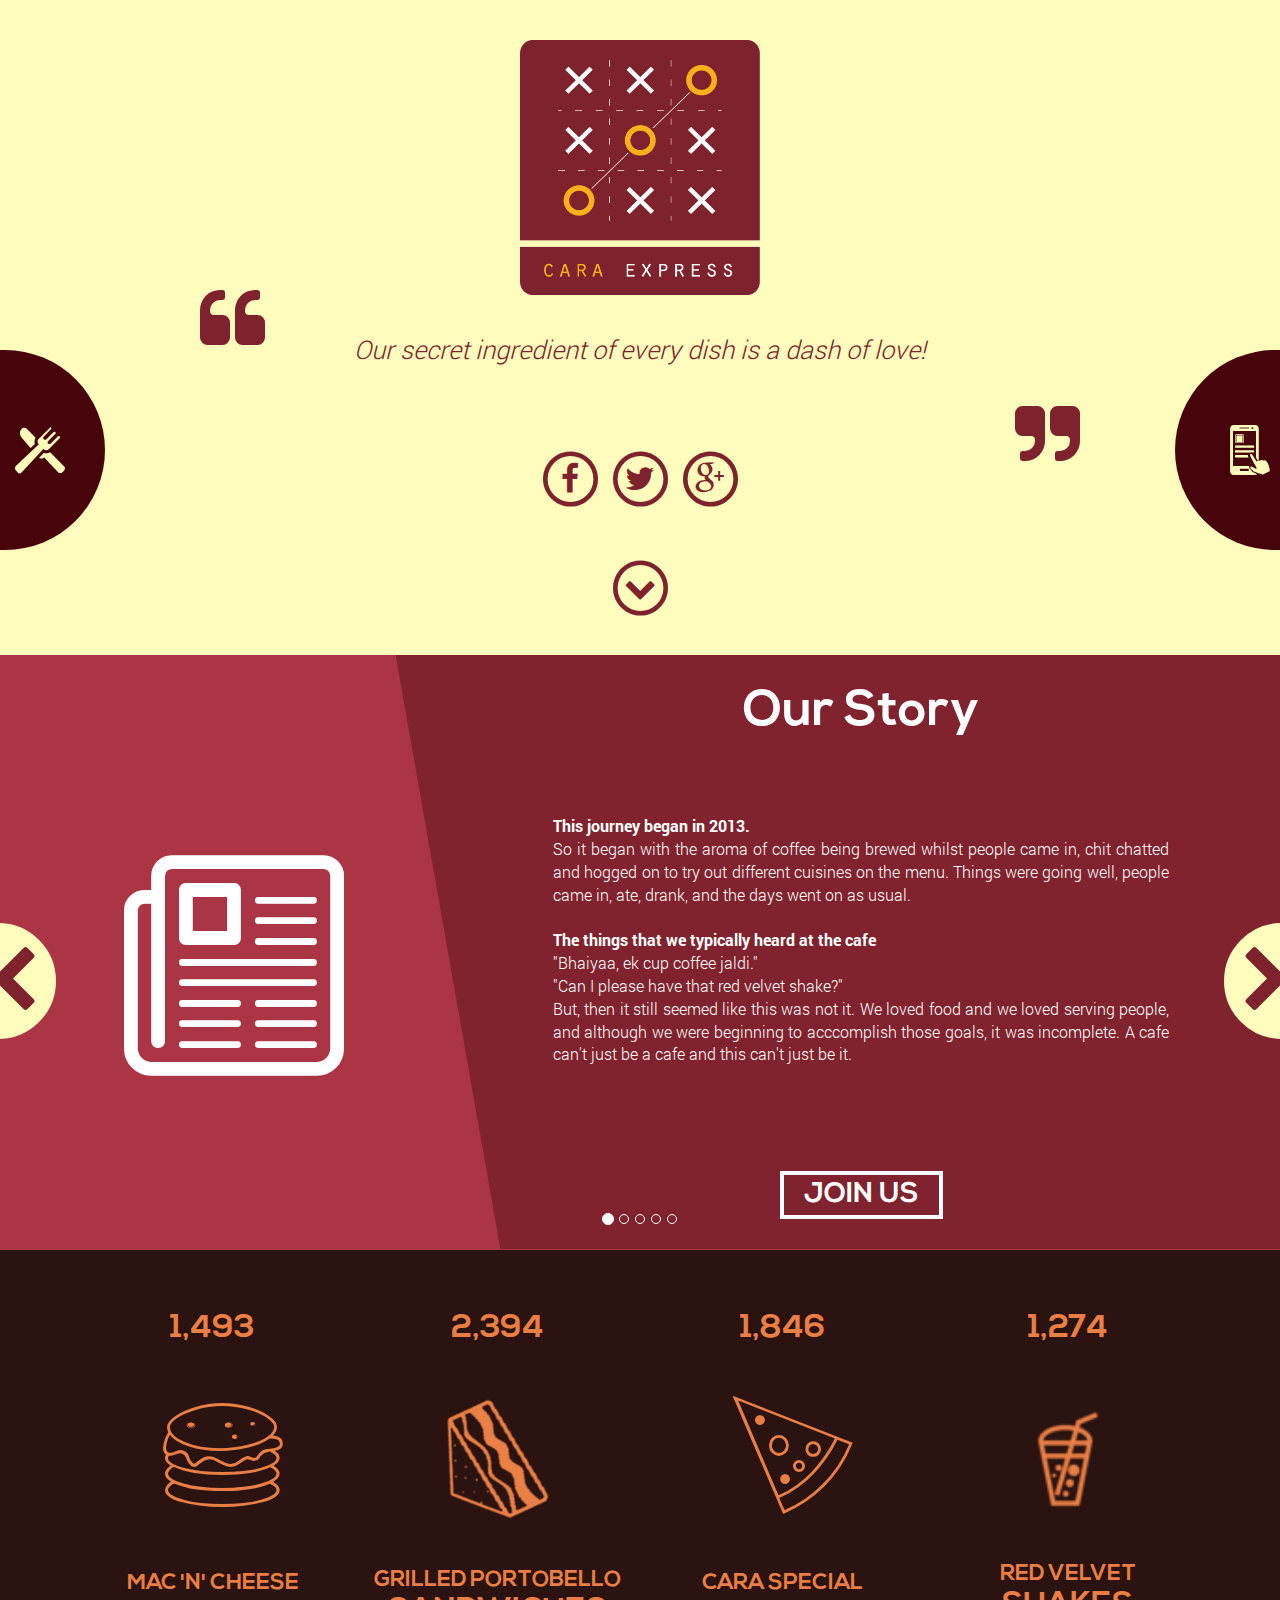
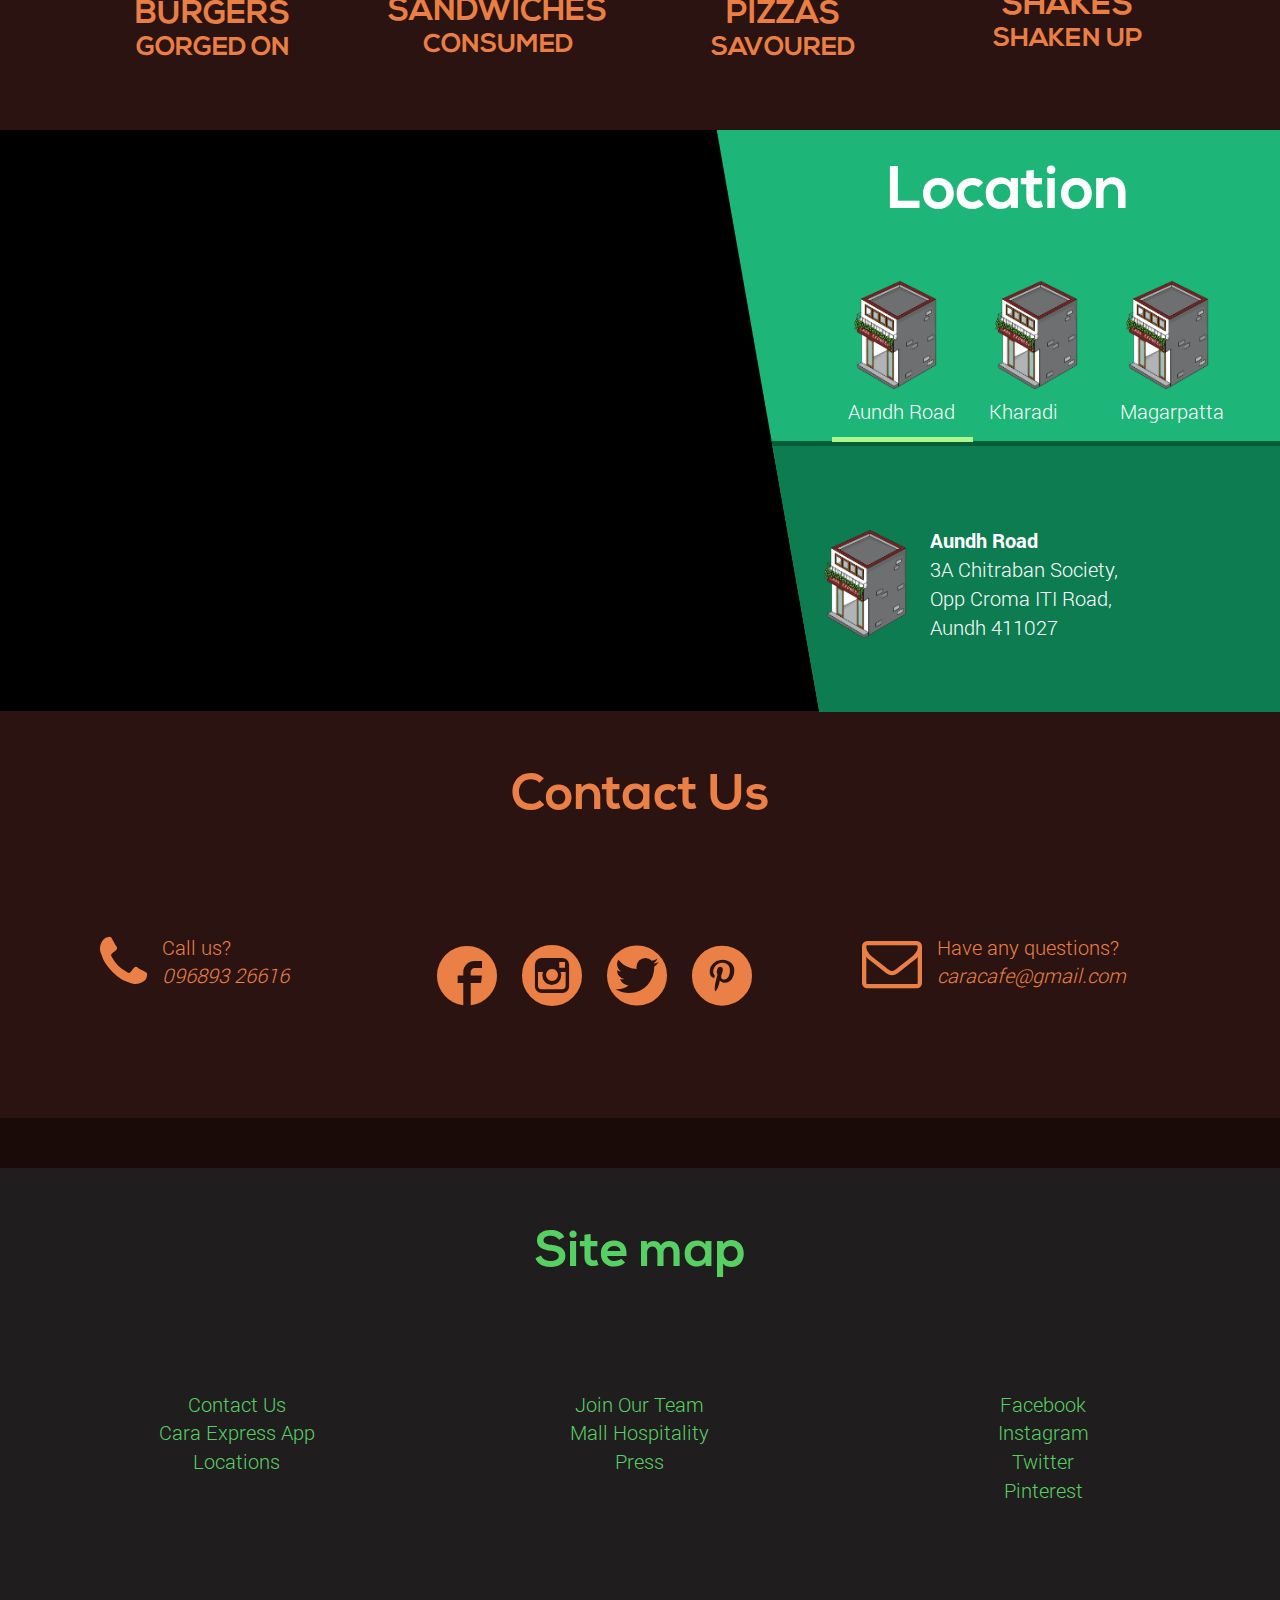
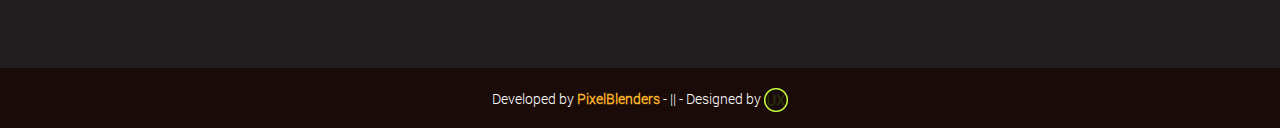
<file: index.html>
<!DOCTYPE html>


<!--[if IEMobile]>      <html class="iemobile site__background" lang="en">            <![endif]-->

<!--[if lt IE 7]>       <html class="no-js site__background ie6 oldie" lang="en">     <![endif]-->

<!--[if IE 7]>          <html class="no-js site__background ie7 oldie" lang="en">     <![endif]-->

<!--[if IE 8]>          <html class="no-js site__background ie8 oldie" lang="en">     <![endif]-->

<!--[if IE 9]>          <html class="no-js site__background ie9" lang="en">           <![endif]-->

<!--[if gt IE 8]><!-->

<html class="no-js" lang="en">

<!--<![endif]-->



<head>

    <meta charset="UTF-8">
    <TITLE>Caraexpress | Pune | Aundh</TITLE>
    <link rel="apple-touch-icon" sizes="57x57" href="fav/apple-icon-57x57.png">
<link rel="apple-touch-icon" sizes="60x60" href="fav/apple-icon-60x60.png">
<link rel="apple-touch-icon" sizes="72x72" href="fav/apple-icon-72x72.png">
<link rel="apple-touch-icon" sizes="76x76" href="fav/apple-icon-76x76.png">
<link rel="apple-touch-icon" sizes="114x114" href="fav/apple-icon-114x114.png">
<link rel="apple-touch-icon" sizes="120x120" href="fav/apple-icon-120x120.png">
<link rel="apple-touch-icon" sizes="144x144" href="fav/apple-icon-144x144.png">
<link rel="apple-touch-icon" sizes="152x152" href="fav/apple-icon-152x152.png">
<link rel="apple-touch-icon" sizes="180x180" href="fav/apple-icon-180x180.png">
<link rel="icon" type="image/png" sizes="192x192"  href="fav/android-icon-192x192.png">
<link rel="icon" type="image/png" sizes="32x32" href="fav/favicon-32x32.png">
<link rel="icon" type="image/png" sizes="96x96" href="fav/favicon-96x96.png">
<link rel="icon" type="image/png" sizes="16x16" href="fav/favicon-16x16.png">
<link rel="manifest" href="fav/manifest.json">
<meta name="msapplication-TileColor" content="#ffffff">
<meta name="msapplication-TileImage" content="fav/ms-icon-144x144.png">
<meta name="theme-color" content="#ffffff">
    <META NAME="subject" CONTENT="Cafe restaurant">
    <meta name="classification" content="restaurant menu" />
    <META NAME="Description" CONTENT="Experiance the new way to eat the everyday meal. A unit of Mall hospitality.">
    <META NAME="Keywords" CONTENT="cafe restaurant eat pasta cup cakes delivery aundh kharadi magarpatta mexican salad good fast food">
    <META NAME="Language" CONTENT="English">
    <META HTTP-EQUIV="CACHE-CONTROL" CONTENT="PUBLIC">
    <META NAME="Designer" CONTENT="Paul V John & Devansh Parikh">
    <META NAME="Publisher" CONTENT="Naveen Shaji">
    <META NAME="distribution" CONTENT="Global">
    <META NAME="Robots" CONTENT="INDEX,FOLLOW">
    <meta name="revisit-after" content="2 days" />
    <META NAME="zipcode" CONTENT="411014">
    <META NAME="city" CONTENT="Pune">
    <META NAME="country" CONTENT="India">

    <meta http-equiv="X-UA-Compatible" content="IE=edge,chrome=1">

    <meta name="robots" content="index, follow, noodp">

    <meta name="viewport" content="width=device-width, initial-scale=0.7, user-scalable=0">

    <meta name="apple-mobile-web-app-capable" content="yes">

    <meta name="apple-mobile-web-app-status-bar-style" content="black" />

    <link rel="shortcut icon" href="img/favicon.ico">

    <meta property="og:title" content="Cara Express | Italian | Mexican | Lebanese | American">

    <meta property="og:type" content="cafe restaurant">

    <meta property="og:description" content="Experiance the new way to eat the everyday meal. A unit of Mall hospitality.">

    <meta property="og:url" content="http://caraexpress.com">

    <!--REPLACE WITH URL and stuff-->

    <meta property="og:image:type" content="image/jpeg">

    <script>
        document.documentElement.className = document.documentElement.className.replace(/(\s|^)no-js(\s|$)/, '$1' + 'js' + '$2');
    </script>

    <script src="js/modernizr.js"></script>

    <!--[if (gt IE 8) | (IEMobile)]><!-->

    <link rel="stylesheet" href="css/bootstrap.min.css">

    <link rel="stylesheet" href="fa/css/font-awesome.min.css">

    <link rel="stylesheet" type="text/css" href="css/flaticon.css">
    <link rel="stylesheet" type="text/css" href="fi2/flaticon.css">

    <link rel="stylesheet" href="css/main.css">

    <link rel="stylesheet" href="css/px.css">
    <link rel="stylesheet" href="css/pace.css">

    <![endif]-->

</head>

<body>

    <div class="backtotop">
  <i class="fa fa-chevron-up fa-stack-1x"></i>
    </div>
    

    <div class="preloader"><div class="preloader-gif"></div><br><span style="font-size:20px">Loading</span></div>



    

    <div id="js__media-check"></div>

    <div id="load__smoke"></div>



    







<div class="site__content">



  



  <div class="home__screen" style="touch-action:auto!important;">



     <div class="home-1">

      

<div class="btn-container">



  <a id="burger-btn" style="min-height:60px;" class="home-btn" href="#burgers" data-direction="left">



    <div class="icon__menu">

     <i class="flaticon-cutlery22"></i>

    </div>



    <div class="icon__menu--back">

     <i class="fa fa-chevron-right fa-3x"></i>

      <span>Back</span>

    </div>



  </a>



  <a id="store-btn" class="home-btn" href="#stores" data-direction="right">



    <div class="icon__store">

     <i class="flaticon-smartphone55"></i>


    </div>



    <div class="icon__store--back">

     <i class="fa fa-chevron-left fa-3x"></i>

      <span>Back</span>

    </div>



  </a>

  

</div>



<!--

<div class="logo">

  <img src="img/logo.png" /> 

</div>

-->



<div class="emblem-container">

  <div class="tagline--right"></div>

  <div class="tagline"></div>

  <div class="emblem"><img src="img/emblem.png" alt="" class=""></div> <!--replace -->

</div>



<div class="tel">

  <span class="tel__link" style="color: #7E232D">

  

  <span class="quote-left"><i class="fa fa-quote-left"></i></span><br>




   <div id="ticker-text" >
          <ul>
            <li>Our secret ingredient of every dish is a dash of love!</li>
            <li>We’re constantly creating something new. Like cone pizzas and live burrito counters.</li>
            <li>We believe in quick service; because time, our dear friends, is golden.</li>
            <li>A gourmet experience at pocket friendly rates.</li>
            <li>Drop in to grab a quick bite while you’re on the run. </li>
            <li>Slave to routine? Bah! Quit it, and drop in because we break barriers with innovation.</li>
            <li>People make stories worth telling over good food. And we’re committed to making that happen.</li>
            <li>   The place where you have endless conversations over endless cups of coffee.    </li>
            <li>  Take a break from the monotonous humdrum of your lives with a nice, quiet meal at Cara.     </li>
            <li>   American, Lebanese, Italian, Mexican. You’re never limited by choice of cuisine here.    </li>
            <li>     A dish that looks good tastes even better.  </li>
            <li>    We go an extra mile to get that smile on your face even before you’ve tried the dish.   </li>
            <li>  Money ain’t seeping out of your pockets here. Every penny counts. Every moment is treasured.     </li>
            <li>    From Italian to Lebanese, we believe food has no geographical boundaries.   </li>
            <li>   Coffee.  Friends and memories.  We make them all.    </li>
            <li>   Passion, fun and innovation . The mantra we live by.    </li>
            <li> Mexican Tacos. American Burgers. They get along well at Cara.      </li>
            <li>   Humus and Pita Bread. Alferdo Pasta. Italian pizza. Turns out food is multicultural.    </li>
            <li>   Italian pizzas. Hollywood movies. Sundays sorted.    </li>
            <li>    Quick deliveries cause food cant wait.   </li>
            <li>   Who knew tic tac toe could get you a pretty cupcake?    </li>
            <li>    Coffee. Cupcakes. Cool packaging. The three C's we care about.     </li>

          </ul>
        </div>




   <span class="quote-right"><i class="fa fa-quote-right"></i></span> 

   <br style="margin-bottom: 10px;">

   

   

   

   <a href="https://www.facebook.com/pages/Cara-Express/419668124865615?skip_nax_wizard=true&ref_type=logout_gear" target="_blank">

   <span class="fa-stack fa-sm">

  <i class="fa fa-circle-thin fa-stack-2x"></i>

  <i class="fa fa-facebook fa-stack-1x"></i>

</span>

  </a>

  <a href="https://twitter.com/Cara_Express" target="_blank">

   <span class="fa-stack fa-sm">

  <i class="fa fa-circle-thin fa-stack-2x"></i>

  <i class="fa fa-twitter fa-stack-1x"></i>

</span>

  </a>

  <a href="#">

   <span class="fa-stack fa-sm">

  <i class="fa fa-circle-thin fa-stack-2x"></i>

  <i class="fa fa-google-plus fa-stack-1x"></i>

</span>

  </a>

  

  <br><br>

  
<a class="scroll-down">
  <span class="fa-stack fa-sm">

  <i class="fa fa-circle-thin fa-stack-2x"></i>

  <i class="fa fa-chevron-down fa-stack-1x"></i>

</span>
</a>
  

   </span>

</div>

</div>








   









     

     <!--carousel-->
     <div id="carousel-example-generic" class="carousel slide" data-ride="carousel">
              <!-- Indicators -->
              <ol class="carousel-indicators">
                  <li data-target="#carousel-example-generic" data-slide-to="0" class="active"></li>
                  <li data-target="#carousel-example-generic" data-slide-to="1"></li>
                  <li data-target="#carousel-example-generic" data-slide-to="2"></li>
                  <li data-target="#carousel-example-generic" data-slide-to="3"></li>
                  <li data-target="#carousel-example-generic" data-slide-to="4"></li>
              </ol>
              <!-- Wrapper for slides -->
              <div class="carousel-inner">
                  <div class="item active">
                  <div class="section our-story no-zoom" style="background: #AB3545">
                     <div class="story-ico" style="width:25%; float:left; margin-top: 10%; margin-left: 5%;"><span class="flaticon-news29"></span></div>
                      <!-- Static Header -->
                      <div class="header-text">
                          
                          <div class="slanted-div" style="background: #80232E;">

                     <div class="slanted-div-inner">

                      <h1 style="font-size:50px;">Our Story</h1 style="font-size:50px;">

                      <div style="padding: 75px; text-align: justify;" class="slanted-content sans-serif">

                      <b>This journey began in 2013.</b> <br>

                          So it began with the aroma of coffee being brewed whilst people came in, chit chatted and hogged on to try out different cuisines on the menu. Things were going well, people came in, ate, drank, and the days went on as usual.

                      <br><br>



                      <b>The things that we typically heard at the cafe</b>

                      <br>

                   "Bhaiyaa, ek cup coffee jaldi."<br>

                   "Can I please have that red velvet shake?"<br>

                       But, then it still seemed like this was not it. We loved food and we loved serving people, and although we were beginning to acccomplish those goals, it was incomplete. A cafe can't just be a cafe and this can't just be it.

                        </div>

                        <button onclick="window.open('join.html','_blank')" style="font-size:28px;">JOIN US</button>

                         </div>

                         </div>
                          
                      </div><!-- /header-text -->
                      
                      </div></div>
                  

                      <div class="item">
                      <!-- Static Header -->
                      <div class="header-text">
                          <div class="section our-story no-zoom" style="background: #737570;">
                          <div class="story-ico" style="width:25%; float:left; margin-top: 10%; margin-left: 5%;"><span class="flaticon-agreement2"></span></div>
                          <div class="slanted-div" style="background: #282828;">

                     <div class="slanted-div-inner">


                      <div style="padding: 75px; text-align: justify;" class="slanted-content sans-serif">



                          <b>A CAUSE AND EFFECT RELATIONSHIP</b> <br>
  Our passion translated into something we had never imagined. From just being a café, we expanded to a combination of a QSR and Bistro, Cara Express. We’ve turned from being just three friends to a group of happy people who enjoy every bit of what they do and a huge chunk of that spells H-O-S-P-I-T-A-L-I-T-Y
  <br><br>
  <b>A LESSON LEARNT</b><br>
  You put your heart and sweat and well basically, passion to something you’re into, it is bound to turn into the something you’ve always wanted it to be.
  <br><br>
  <b>SOMETHING YOU SHOULD KNOW</b><br>
  Our story doesn’t end here. Our story, just like everything else is a work in progress.

                        </div>

                        <button onclick="window.open('join.html','_blank')"    style="font-size:28px;">JOIN US</button>

                         </div>

                         </div>
                          
                      </div><!-- /header-text -->
                      </div></div>

                      <div class="item">
                      <!-- Static Header -->
                      <div class="header-text">
                          <div class="section our-story no-zoom" style="background: #FFCB75;"> <!--CHANGE BG COLOR HERE FOR THiS SLIDE part27-->
                          <div class="story-ico" style="width:25%; float:left; margin-top: 10%; margin-left: 5%;"><span class="flaticon-like80"></span></div>
                          <div class="slanted-div" style="background: #FEB52B;"><!--CHANGE FG COLOR HERE FOR THiS SLIDE -->

                     <div class="slanted-div-inner">


                      <div style="padding: 75px; text-align: justify;" class="slanted-content sans-serif">

                      <b>ONE POWERFUL WORD<br><br>Passion</b> <br><br>

                          That word hit us. The feeling towards it hit us. We were passionate about food and hospitality, but we came to realize that we had to reflect it and direct it towards our customers.

                      <br><br>

                       This isn’t about us, it is about them. It’s not about feeling nostalgic and reminiscing our memories but it’s about giving new memories to people, cause we know how precious they can become. It’s not about the kind of food we enjoy but the kind of food that keeps people satisfied and full without worrying about budgets and end of the month tragedies. It’s not about just opening a café, it’s about giving back to the community in the form of some good food and an even better service.

                        </div>

                        <button onclick="window.open('join.html','_blank')"   style="font-size:28px;">JOIN US</button>

                         </div>

                         </div>
                          
                      </div><!-- /header-text -->
                      </div></div>

                      <div class="item">
                  <div class="section our-story no-zoom">
                  <div class="story-ico" style="width:30%; float:left; margin-top: 10%; margin-left: 5%;"><img src ="img/pawn.png" /></div>
                      <!-- Static Header -->
                      <div class="header-text">

                          <div class="slanted-div">

                     <div class="slanted-div-inner">


                      <div style="padding: 75px; text-align: justify;" class="slanted-content sans-serif">

                      <h3>Founders</h3> <br> <b>Pawan Tanwar</b><br><br>

                          If you talk to Pawan, all you’d probably get out of the conversation is that he loves dancing, idea of physique and the fact that he pretty much doesn’t care about all the famous people and so called role models.  Pawan comes from a humble, down to earth family who is the one to make sure all business operations are being run smoothly. From whether the mayonnaise is okay to be served to making sure the staff is happy with their work, he’s an honest, hardworking and happy go lucky man whose passion for work drives him to take the company to where it strives to be.


                        </div>

                        <button onclick="window.open('join.html','_blank')"  style="font-size:28px;">JOIN US</button>

                         </div>

                         </div>
                          
                      </div><!-- /header-text -->
                      </div></div>
                      

                      <div class="item">
                      <!-- Static Header -->
                      <div class="header-text">
                          <div class="section our-story no-zoom">
                          <div class="story-ico" style="width:30%; float:left; margin-top: 10%; margin-left: 5%;"><img src ="img/sam.png" /></div>
                          <div class="slanted-div">

                     <div class="slanted-div-inner">

                      <br>

                      <div style="padding: 75px; text-align: justify;" class="slanted-content sans-serif">

                      <h3>Founders</h3> <br> <b>Sameep Mall</b><br><br>

                          An ardent young, spontaneous, passionate man who left his family’ manufacturing business to pursue his passion for hospitality and food.  While being an apple fan boy and fervent reader, meeting and connecting with people also stand as some his most evident qualities. He’s a man who looks up to his dad whilst he’s fueled by the power of his own dreams. From giving back to the community in the form of experiences and enduring memories to really building relationships with his entire staff, his ambition lies in achieving a goal that serves a purpose for all.


                        </div>

                        <button onclick="window.open('join.html','_blank')" style="font-size:28px;">JOIN US</button>

                         </div>

                         </div>
                          
                      </div><!-- /header-text -->
                      </div></div>
                      
                      
                      
                      
                      
                      
              </div>
              <!-- Controls -->
              <a class="story-btn story-left" href="#carousel-example-generic" data-slide="prev">
                  <span class="fa fa-chevron-left fa-5x"></span>
              </a>
              <a class="story-btn story-right" href="#carousel-example-generic" data-slide="next">
                  <span class="fa fa-chevron-right fa-5x"></span>
              </a>
          </div><!-- /carousel -->
    

<div class="section counters">

<div>

    <div class="col-md-3">

       <h1><span class="counter">1,493</span></h1>

       <h1><i class="flaticon-double22"></i></h1>

       <h2 style="font-size: 22px">MAC 'N' CHEESE</h2>

       <H1 class="no-pad">BURGERS</H1><h3>GORGED ON</h3><br><br><br>

    </div>

    <div class="col-md-3">

       <h1><span class="counter">2,394</span></h1>

<!--       <h1><i class="flaticon-pita1"></i></h1>-->
       <h1 style="margin-top: -20px;"><i><img height="120" src="img/sandwich.png"></i></h1>

       <h2 style="font-size: 22px; margin-top: -30px;">GRILLED PORTOBELLO</h2>

       <H1 class="no-pad">SANDWICHES</H1><h3>CONSUMED</h3><br><br><br>

    </div>

    <div class="col-md-3">

       <h1><span class="counter">1,846</span></h1>

       <h1><i class="flaticon-pizza7"></i></h1>

       <h2 style="font-size: 22px">CARA SPECIAL</h2>

       <H1 class="no-pad">PIZZAS</H1>
       <h3>SAVOURED</h3>
       <br><br><br>

    </div>

    <div class="col-md-3">

       <h1><span class="counter">1,274</span></h1>

<!--       <h1><i class="flaticon-glass35"></i></h1>-->
       <h1 style="margin-top: -20px;"><i><img height="120" src="img/shake.png"></i></h1>
       
       <h2 style="font-size: 22px; margin-top: -36px;">RED VELVET</h2>

       <H1 class="no-pad">SHAKES</H1><h3>SHAKEN UP</h3><br><br><br>

    </div>

</div>

</div>






<div class="section location no-zoom">

 <section id="canvas1" class="map">

  <iframe id="map_canvas1" class="googlemap" width="600" height="450" frameborder="0" style="border:0" src="https://www.google.com/maps/embed/v1/place?q=Cara%20Cafe%2C%20Pune%2C%20Maharashtra%2C%20India&key=AIzaSyB0JcDXPjexErsIr4BI7aE8yNPjZ4-_5Mc"></iframe>

    </section>

   <div class="slanted-div">

   <div class="slanted-div-inner">

   
    <h1 id="loc-head">Location</h1>
<br><br>
   <div class="addresses1" style="text-align: left;">
   <ul class="nav nav-tabs sans-serif" style="padding-left: 10%;">
  <li role="presentation" class="active-tab"><a id="shop2"><img height="120" src="img/shop.png"><br>Aundh Road</a></li>
  <li role="presentation"><a id="shop1"><img height="120" src="img/shop.png"><br>Kharadi</a></li>
  <li role="presentation"><a id="shop3"><img height="120" src="img/shop.png"><br>Magarpatta</a></li>
</ul>
   </div>
   

   <div class="location-low">
   <div class="addresses2" style="text-align: left;">
    <div class = "location-data" style="margin-top: 50px;">
<!--    <i class="fa fa-map-marker fa-5x" style="float:left; margin-left: 10%; margin-right: 3%"></i>-->
   <img height="120" src="img/shop.png" style="float:left; margin-left: 10%; margin-right: 3%">
    <span class="sans-serif location-text" style="margin-top:50px; font-size: 20px;"><b>Aundh Road</b><bR>3A Chitraban Society,<br>Opp Croma ITI Road,<br>Aundh 411027</span>
    </div>
  </div>
  </div>


   </div>

   </div>

</div>






<div class="section no-zoom contact">

    <span class="pxbutton-contact">Contact&nbsp;Us</span>

    <div class="row contact-inner">

        

        <div class="col-md-3" id="phone-container">
                <span class="fa fa-phone fa-3x" style="float: left"></span>
                &nbsp;&nbsp;&nbsp;Call us?<br><span style="font-style:italic">&nbsp;&nbsp;&nbsp;096893 26616</span>
        </div>

        
        <div class="col-md-6" id="middle-icons" style="text-align:center">
            
            <a href="https://www.facebook.com/pages/Cara-Express/419668124865615" target="_blank">
                <span class="flaticon-facebok"></span> 
            </a>
            <a href="#">
                <span class="flaticon-instagram19"></span> 
            </a>
            <a href="https://twitter.com/Cara_Express" target="_blank">
                <span class="flaticon-twitter12"></span> 
            </a>
            <a href="#">
                <span class="flaticon-share3"></span> 
            </a>
            
        </div>
        
        

        <div class="col-md-3" style="padding-left:5%;" id="email-container">
                <span class="fa fa-envelope-o fa-3x" style="float: left"></span>
                &nbsp;&nbsp;&nbsp;Have any questions?<br><span style="font-style:italic">&nbsp;&nbsp;&nbsp;caracafe@gmail.com</span>
        </div>

    </div>

</div>

<div class="contact-shadow"></div>







<div class="section no-zoom sitemap">

    <span class="pxbutton">Site map</span>

    <br><br><Br><br><Br><Br>

    <div class="row sans-serif">

        <div class="col-sm-4">

            <a id="contact" href="join.html" target="_blank">Contact Us</a><br>

            <a href="#stores" onclick="document.getElementById('store-btn').click();">Cara Express App</a><br>

            <a id="locationlink" class="internal" href="#">Locations</a>

        </div>

       

        <div class="col-sm-4">

            <a href="join.html" target="_blank">Join Our Team</a><br>

            Mall Hospitality<br>

            Press

        </div>
        
        
         <div class="col-sm-4">


            <a href="http://facebook.com/">

   Facebook

  </a><br>

  <a href="http://facebook.com/" target="_blank">

   Instagram

  </a><br>

  <a href="https://twitter.com/Cara_Express/" target="_blank">

   Twitter

  </a><br>
   <a href="#">

   Pinterest

  </a><br>
        

        </div>
        
        
        

    </div>

</div>



<div class="section no-zoom foot sans-serif" style="height: 60px;">

   <br>

   <div class="container">

       Developed by <a href="http://pixelblenders.com/" target="_blank" class="px">PixelBlenders</a> - || -  Designed by <a target="_blank" href="http://thatsmywork.in"><img src="img/ux.png" alt="portfolio of paul john"></a>

   </div>

</div>



  </div>











  <div class="burger__screen" style="touch-action:auto!important;">

    <div class="screen__content">



<div class="menu-title section"><h1 class="screen__title">Menu</h1></div>

 <div id="burgers" class="burger-group"></div><!--leave this here for hash nav-->



<div class="italian section">

    <h1><img height="50" src="img/italy.png">&nbsp;Italian</h1>

    <div class="sans-serif">

       <br>

<!--       <i class="flaticon-italian1"></i>-->
       <img src="img/menu/3.png">
        <br><br>

        <b>Margherita<br><br>Cara Special<br><Br>Make your own pizza: 4 toppings</b>

        <br>

        <br>

        Onions | Tomatoes | Olives | Corn<br>Jalapeno | Mushroom | Ball Pepper

        <br><br>
<!--        <i class="flaticon-fork12"></i>-->
       <img src="img/menu/4.png">
        <br><br>

        <b>Arrabiata | Alfredo | Pesto<br><br>Toppings</b>

        <br><br>

        Onions | Tomatoes | Olives | Corn<br>Jalapeno | Mushroom | Capsicums

        <br><Br><br>

    </div>

</div>



<div class="american section">

    <h1><img height="50" src="img/usa.png">&nbsp;American</h1>

    <div class="sans-serif">

       <br>
        
<!--        <i class="flaticon-pita1"></i>-->
      <img src="img/menu/5.png">

       <br><br>

        <b>Foccacia<br>Grilled Portebello<br>Cheese Grilled</b><br>

        <br>
<!--        <span class="flaticon-burger7"></span>-->
        <img src="img/menu/6.png">
        <br><br>

        <b>Mac n Cheese<br>Soya Burger</b>

        <br><br>

        <div class="dblue">

        <b>Appetizers</b>

        </div>

        <br>

        <b>French Fries<br>Jalapeno Cheese Balls<br>Corn Cheese Balls<br>Hummus &amp; Pita</b>

        <br><Br>

        <div class="dblue">

        <b>Wraps</b>

        </div>

        <br>

        <b>Veg Shawarma<br>Paneer Shawarma</b>

        <br><Br><br>

    </div>

</div>



<div class="mexican section">

    <h1><img height="50" src="img/mex.png">&nbsp;Mexican</h1>

    <div class="sans-serif">

       <br>
<!--        <i class="flaticon-double22"></i>-->
      <img src="img/menu/7.png">
      <br>
       <br>

        <b>Choose your base<br></b>

        Burrito | Sub | Rice | Tortillas | Salads

        <br>

        <br>

        <b>Choose your filling</b>

        <br>

        Paneer | Potato | Soya

        <br><Br>

        <b>Add Ons</b>

        <br>

        Spicy Beans | Veggies | Hot Salsa | Mild Salsa <br> Olives | Onions | Tomatoes | Jalapenos | Lettuce

        <br><Br>

        <b>Dressing</b>

        <br>

        Cheese | Mayo | Mint Mayo | Barbeque | Mustard<br>Honey Mustard | Sour Cream | Tobasco | Thousand Island

        <br><Br><br><br>

    </div>

</div>





<div class="beverages section sans-serif  font-size:40px;">

  <div class="abs-left"></div><div class="abs-right"></div>

   <div class="hot-bev">

   <div class="slanted-div-inner">

   <br><Br><br>
   <div class="bev-title">
    <span style="float: left" class="flaticon-coffee16"></span>
    <div style="padding-top:10px;">
   <b>Hot<br>Beverages</b></div>
</div>
   <br><br><b style="font-size:0.8em;">Espresso<br>Americano<br>Latte<br>Mocha<br>Cappuccino<br>Hot Chocolate<br>Tea Pyramid Bags<br></b>

   <p style="font-size:0.8em; color:#000;">(Black, Lemon, EarlGrey, Green)</p>

   <br>

   <b style="font-size:0.8em;">Add On:<br>Hazlenut,<br>Irish Creme<br><br><br></b>

    </div>

   </div>

   <div class="cold-bev">

   <div class="slanted-div-inner">

   <br><Br><br>
<!--    <i class="flaticon-fruit"></i>-->
<div class="bev-title" style="margin-left:-15px">
  <img style="float: left;margin-top:20px;" height="60" src="img/menu/8.png">
  <div style="padding-top:10px;">
   <b>Cold<br>Beverages</b></div>
   </div>

   <br><br><b style="font-size:0.8em;">Iced Americano<br>Iced Latte<br>Iced Caffe Mocha<br>Frappe<br>Iced Tea</b><br>

   <p style="font-size:0.8em;">(Lemon &amp; Peach)<br></p>

   <b style="font-size:0.8em;">Red Velvet Shake<br>Oreo shake</b>

   <br><br>

   <b style="font-size:0.8em;">Add On:<br>Hazlenut,<br>Irish Creme<br><br><br></b>

    </div>

   </div>

</div>







    </div>

  </div>











  <div class="store__screen" style="touch-action:auto!important;">

    <div class="screen__content">

    <div class="app-page">
<!--

    <div class="app-blue">

    <br><br><Br><Br><br><br>

    <div class="row">

       <div class="col-sm-4 img-hold">
         &nbsp; &nbsp;<img height='400' src="img/ipa.png"></img>
       </div>

        <div class="col-sm-8">

        <div class="pxbutton join-ex">Join the Experience</div><br><br><br><br>

        <div class="sans-serif" style="margin-left:5%;">

        Cara Express presents the new wonderful kickass app that you will love.<br>So what are you waiting for? Download it today!

        <br><br>Available on: <br>

        <br><br><br><br>

        </div>

        </div>

    </div>

    </div>

    <br><br><br>

    <div class="row">

       <div class="col-sm-4">

       <div class="pxbutton-black" >How to win Rewards?</div><br><Br>

       <div class="sans-serif">

       Try the app - 100<i class="flaticon-coin"></i><br>

       First time - 100<i class="flaticon-coin"></i><br>

       20th time - 100<i class="flaticon-coin"></i><br>

       50th time - 100<i class="flaticon-coin"></i><br>

       75th time - 100<i class="flaticon-coin"></i><br>

       100th time - 100<i class="flaticon-coin"></i><br>

       150th time - 100<i class="flaticon-coin"></i><br>

       175th time - 100<i class="flaticon-coin"></i><br>

       200th time - 100<i class="flaticon-coin"></i><br>

       <br><Br><Br><Br><Br>

       </div>

       </div>

        <div class="col-sm-8">

        <h1 style="font-size:62px;font-family: 'bignoodletitling'; color: #000;">One point = 1<i class="flaticon-coin"></i></h1><br><br>

        <h1 style="font-size:42px;font-family: 'bignoodletitling'; color: #000;">You get 1<i class="flaticon-coin"></i> On every Rs. 10/- you spend at Cara </h1><br>

        <br><br><BR><BR>

        <div class="pxbutton-black" >Redeem points<br>at Cara</div><br><Br>

        <div class="sans-serif" style="text-align:left; margin-left: 25%;">

        250<i class="flaticon-coin"></i>&nbsp; for <img height="30" src="img/tiny/shake.png" /> Latte/Cappuchino<br>

        500<i class="flaticon-coin"></i>&nbsp; for <img height="30" src="img/tiny/sand.png" /> Sandwich<br>

        750<i class="flaticon-coin"></i>&nbsp; for <img height="30" src="img/tiny/tacos.png" /> Burgers/wraps <br>

        1000<i class="flaticon-coin"></i>&nbsp; for <img height="30" src="img/tiny/fork.png" /> Pasta <br>

        1250<i class="flaticon-coin"></i>&nbsp; for <img height="30" src="img/tiny/pizza.png" /> Pizza <br>

        <br><br><br><br>

        </div>

        </div>

    </div>



    <br><br><Br><Br><br><br>
-->
<br><br><Br><Br><br><br><br><br><Br><Br><br><br><br><br><Br><Br><br><br><br><br><Br><Br><br><br><br><br><Br><Br><br><br><br><br><Br><Br><br><br><br><br><Br><Br><br><br><br><br><Br><Br><br><br><br><br><Br><Br><br><br><br><br><Br><Br><br><br><br><br><Br><Br><br><br><br><br><Br><Br><br><br><br><br><Br><Br><br><br><br><br><Br><Br><br><br><br><br><Br><Br><br><br><br><br><Br><Br><br><br><br><br><Br><Br><br><br>
    </div>

  </div>

</div>





    

      









  <script src="js/jquery.min.js"></script>
  <script src="js/main.js"></script>
     <script src="js/jquery.nicescroll.min.js"></script>
     <script src="js/jquery.counterup.js"></script>
     <script src="js/waypoints.js"></script>
   <script src="js/vticker.js"></script>
   <script src="js/bootstrap.min.js"></script>
   <script src="js/pace.min.js"></script>
    <script>
$(document).ready(

    function ($) {

        if($(window).width()>700)
        {
        $("html").niceScroll({

            scrollspeed: 100,

            mousescrollstep: 72,

            zindex: 9999

        });
        }


    }

);
</script>

<script>

    jQuery(document).ready(function( $ ) {

        $('.counter').counterUp({

            delay: 100,

            time: 5000

        });
        
        $(document).ready(function () {
        $(window).scroll(function () {
        if ($(this).scrollTop() > 300) {
            $('.backtotop').fadeIn();
        } else {
            $('.backtotop').fadeOut();
        }
    });

    //Click event to scroll to top
    $('.backtotop').click(function () {
        $('html, body').animate({
            scrollTop: 0
        }, 800);
        return false;
    });
        });
        $('.googlemap').css('height',$('.location .slanted-div').height()+'px');
    });

    $(window).resize(function(){
        $('.googlemap').css('height',$('.location .slanted-div').height()+'px');
    });

</script>

<script>

    $(document).ready(function () {
        
        $('.backtotop').fadeOut();

        $('#map_canvas1').addClass('scrolloff'); 

        $('.location').on('click', function () {

            $('#map_canvas1').removeClass('scrolloff'); 

        });



        $(".location").mouseleave(function () {

            $('#map_canvas1').addClass('scrolloff'); 

        });

    });

</script>

<script>



    $(window).load(function(){

        $('.site__content').css("opacity","1");

        $('.preloader').hide();
        
        $('.backtotop').css("opacity","1");

    });

        


</script>

<script type="text/javascript">
    $('#ticker-text').vTicker('init', {
      speed: 300,
        pause: 8000
      });
  </script>
<script>
        $(document).ready(function(){
                
            $('#shop1').click(function(){
                $('.nav-tabs li').removeClass("active-tab");
                $(this).parent().addClass("active-tab");
                $('.location-text').html("<b>Kharadi</b><bR>Coming Soon<br><br><br>");
            });
            $('#shop2').click(function(){
                $('.nav-tabs li').removeClass("active-tab");
                $(this).parent().addClass("active-tab");
                $('.location-text').html("<b>Aundh Road</b><bR>3A Chitraban Society,<br>Opp Croma ITI Road,<br>Aundh 411027");
            });
            $('#shop3').click(function(){
                $('.nav-tabs li').removeClass("active-tab");
                $(this).parent().addClass("active-tab");
                $('.location-text').html("<b>Magarpatta</b><bR>Coming Soon<br><br><br>");
            });
            
            
            $('.scroll-down').click(function(){
                $('html, body').animate({
                    scrollTop: $('.home-1').height()
                }, 800);
                return false;
            });
            


            function goToByScroll(id){
    id = id.replace("link", "");
      // Scroll
    $('html,body').animate({
        scrollTop: $("."+id).offset().top},
        'slow');
}

$(".internal").click(function(e) {
      // Prevent a page reload when a link is pressed
    e.preventDefault();
      // Call the scroll function
    goToByScroll($(this).attr("id"));
});



        });
            
            
            
            </script>




  </body>

  

</html>
</file>
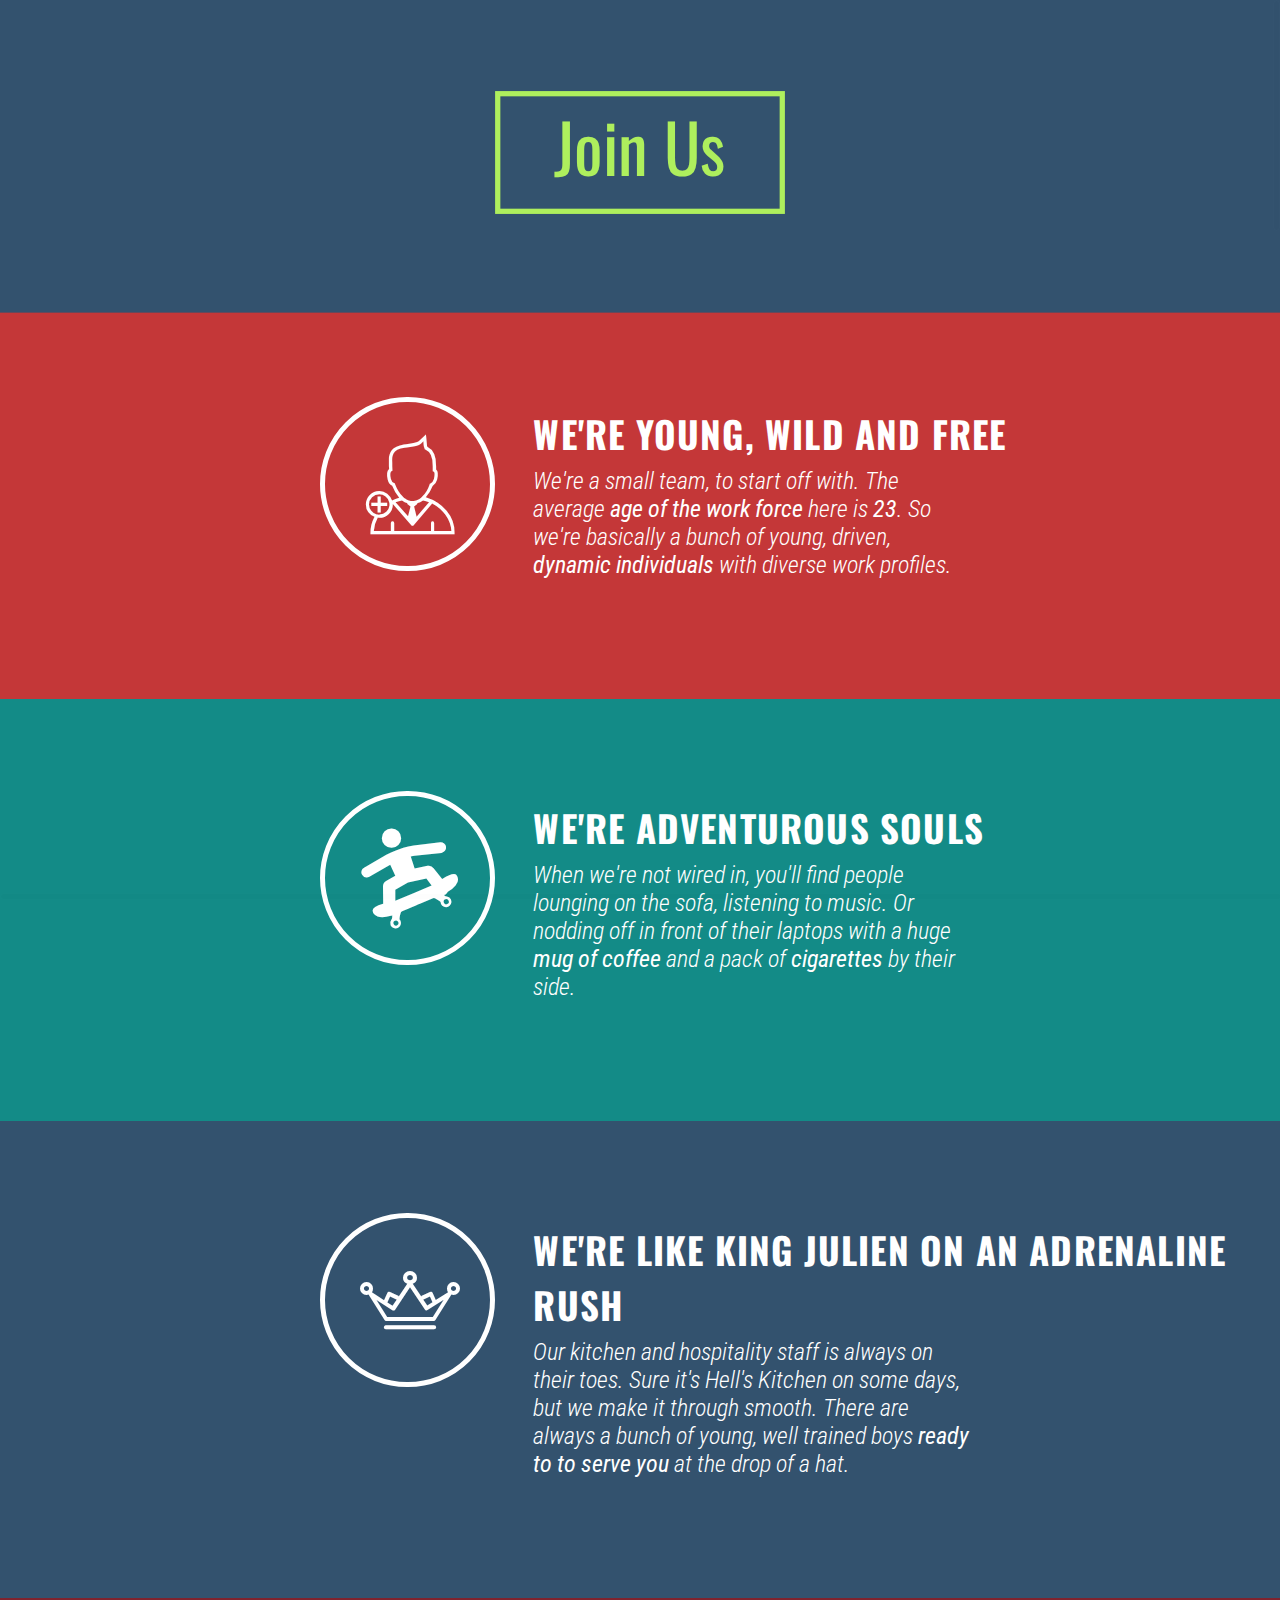
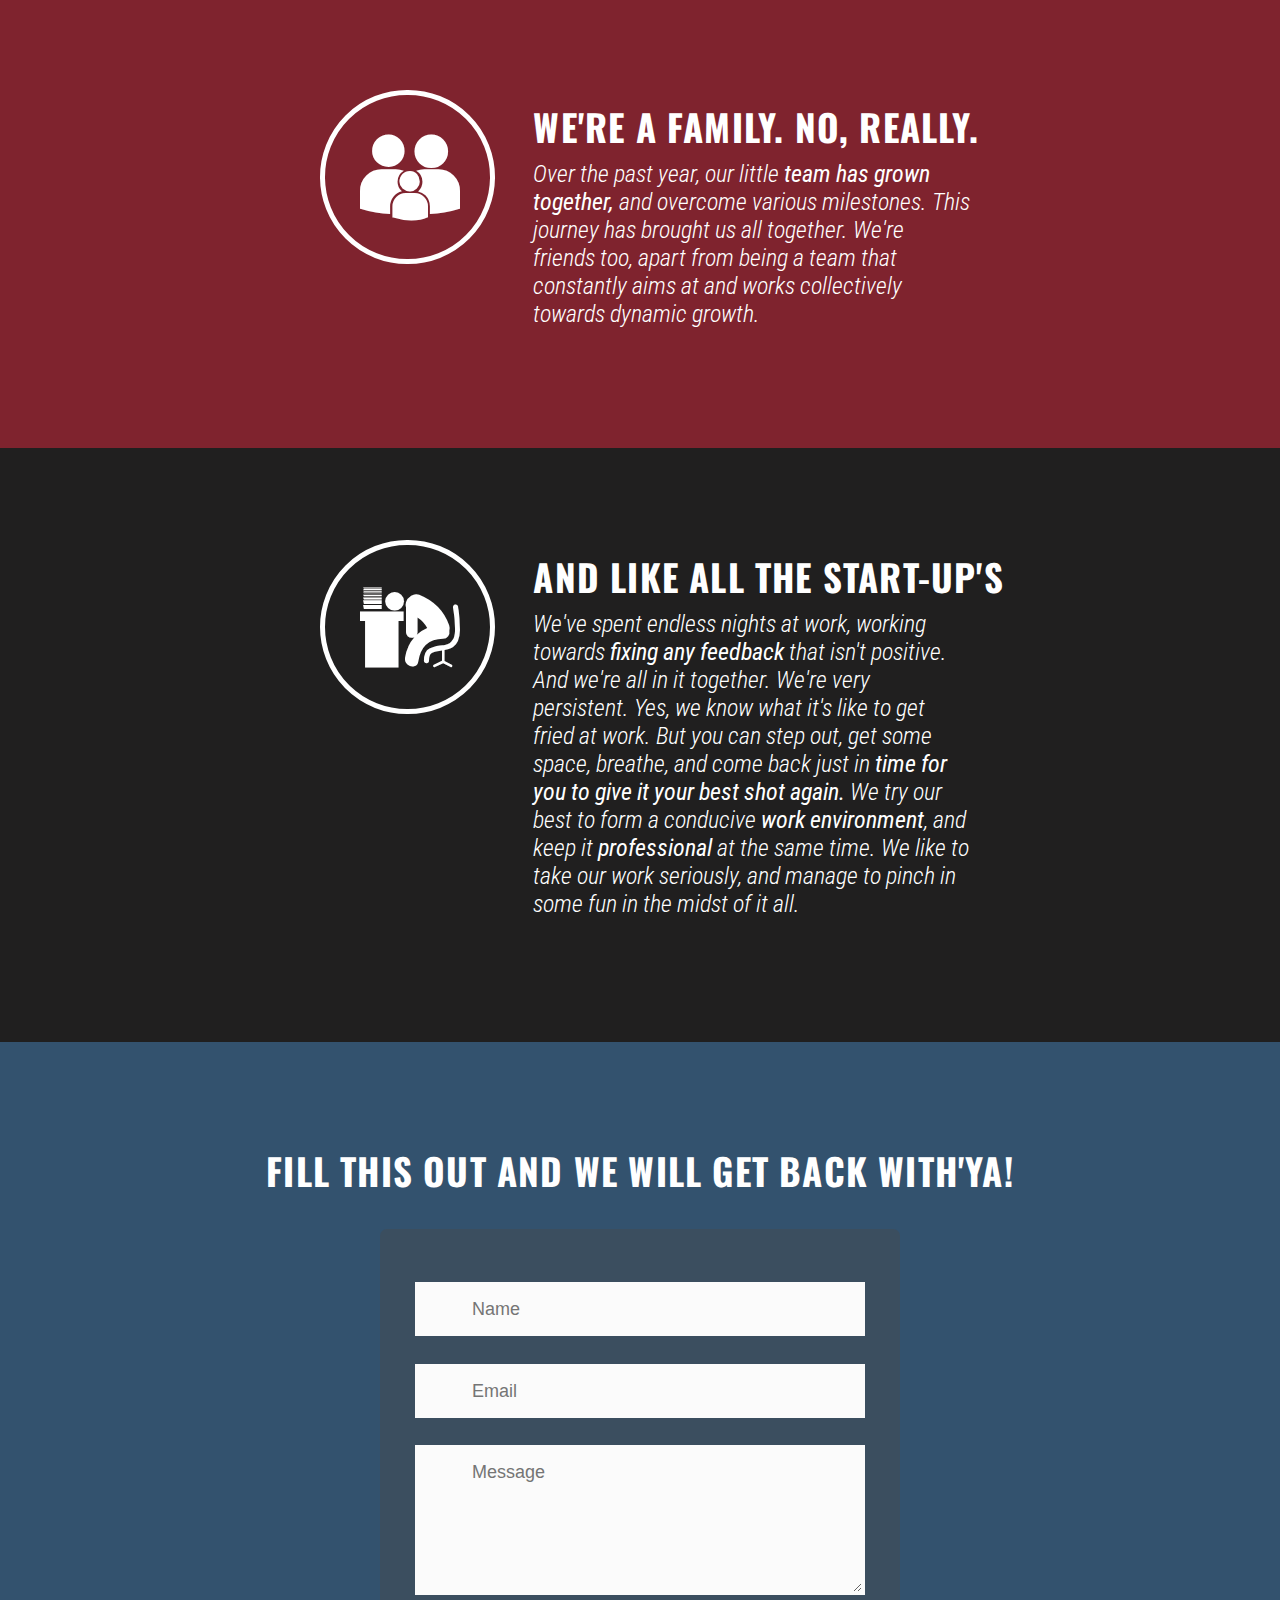
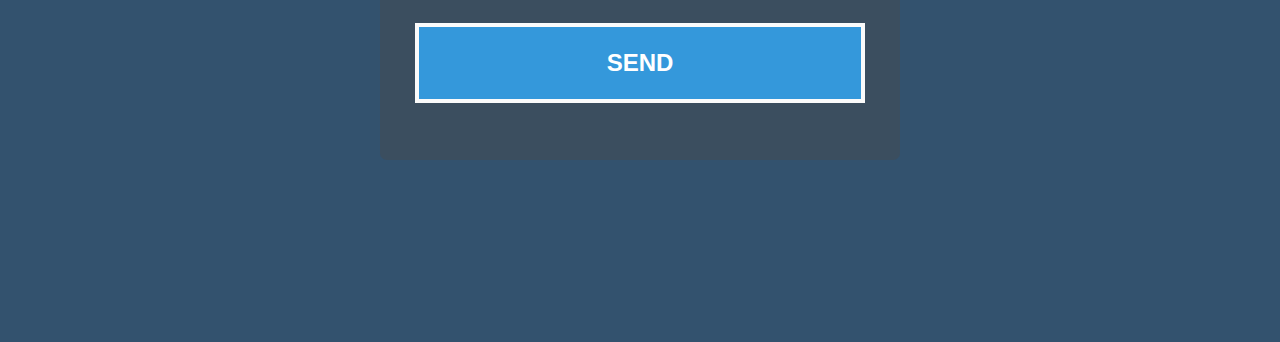
<file: join.html>
<!--

Copyright (c) 2015 Naveen Shaji (http://naveenshaji.github.io/), PixelBlenders (http://pixelblenders.com)

Permission is hereby granted, free of charge, to any person obtaining a copy
of this software and associated documentation files (the "Software"), to deal
in the Software without restriction, including without limitation the rights
to use, copy, modify, merge, publish, distribute, sublicense, and/or sell
copies of the Software, and to permit persons to whom the Software is
furnished to do so, subject to the following conditions:

The above copyright notice and this permission notice shall be included in
all copies or substantial portions of the Software.

THE SOFTWARE IS PROVIDED "AS IS", WITHOUT WARRANTY OF ANY KIND, EXPRESS OR
IMPLIED, INCLUDING BUT NOT LIMITED TO THE WARRANTIES OF MERCHANTABILITY,
FITNESS FOR A PARTICULAR PURPOSE AND NONINFRINGEMENT. IN NO EVENT SHALL THE
AUTHORS OR COPYRIGHT HOLDERS BE LIABLE FOR ANY CLAIM, DAMAGES OR OTHER
LIABILITY, WHETHER IN AN ACTION OF CONTRACT, TORT OR OTHERWISE, ARISING FROM,
OUT OF OR IN CONNECTION WITH THE SOFTWARE OR THE USE OR OTHER DEALINGS IN
THE SOFTWARE.

-->
<!DOCTYPE html>
<html>

    <head>
        <meta charset="utf-8">
        <meta http-equiv="X-UA-Compatible" content="IE=edge,chrome=1">
        <title>Join Us</title>
        <meta name="description" content="Join Us">
        <meta name="viewport" content="width=device-width, initial-scale=0.7, user-scalable=0">
    <link rel="stylesheet" type="text/css" href="fi/flaticon.css">
        <link rel="stylesheet" href="css/px2.css">
        <link href='http://fonts.googleapis.com/css?family=Oswald:400,700' rel='stylesheet' type='text/css'>
        <link href='http://fonts.googleapis.com/css?family=Roboto+Condensed:300italic,400italic,400,300' rel='stylesheet' type='text/css'>

    </head>
    <body>
        <!--join button card start -->
        <div class="color-card" style="background-color:rgb(51, 82, 110);">
            <div class="container">
               <button>Join Us</button>
            </div>
        </div>
        <!--card end -->

        <!--card one start-->
        <div class="color-card" style="background-color:rgb(196, 55, 56);">
            <div class="container">
             <div class="icon-container"> <i class="flaticon-school21" ></i> </div>
               <h3>WE'RE YOUNG, WILD AND FREE</h3>
                <h6> We're a small team, to start off with. The average <b>age of the work force</b> here is<b> 23</b>. So we're basically a bunch of young, driven,<b> dynamic individuals</b> with diverse work profiles.</h6>
            </div>
        </div>
        <!--card end-->



        <!--card two start-->
        <div class="color-card" style="background-color:rgb(19, 139, 135);">
            <div class="container">
             <div class="icon-container" > <i class="flaticon-skateboard1"></i> </div>
               <h3>WE'RE ADVENTUROUS SOULS</h3>
                <h6>When we're not wired in, you'll find people lounging on the sofa, listening to music. Or nodding off in front of their laptops with a huge<b> mug of coffee</b> and a pack of <b>cigarettes</b> by their side.</h6>
            </div>
        </div>
        <!--card end-->



        <!--card three start-->
        <div class="color-card" style="background-color:rgb(51, 82, 110);">
            <div class="container">
             <div class="icon-container"> <i class="flaticon-royalty8"></i> </div>
               <h3>WE'RE LIKE KING JULIEN ON AN ADRENALINE RUSH</h3>
                <h6> Our kitchen and hospitality staff is always on their toes. Sure it's Hell's Kitchen on some days, but we make it through smooth. There are always a bunch of young, well trained boys<b> ready to to serve you</b> at the drop of a hat.</h6>
            </div>
        </div>
        <!--card end-->



        <!--card four start-->
        <div class="color-card" style="background-color:rgb(127, 35, 46);">
            <div class="container">
             <div class="icon-container"> <i class="flaticon-family11"></i> </div>
               <h3>WE'RE A FAMILY. NO, REALLY.</h3>
                <h6>Over the past year, our little<b> team has grown together,</b> and overcome various milestones. This journey has brought us all together. We're friends too, apart from being a team that constantly aims at and works collectively towards dynamic growth.</h6>
            </div>
        </div>
        <!--card end-->



        <!--card five  start-->
        <div class="color-card" style="background-color:rgb(32, 31, 31);">
            <div class="container" >
             <div class="icon-container" style="padding-bottom:350px;"> <i class="flaticon-man27"></i> </div>
               <h3>AND LIKE ALL THE START-UP'S</h3>
                <h6>We've spent endless nights at work, working towards<b> fixing any feedback</b> that isn't positive. And we're all in it together. We're very persistent. Yes, we know what it's like to get fried at work. But you can step out, get some space, breathe, and come back just in<b> time for you to give it your best shot again.</b> We try our best to form a conducive<b> work environment</b>, and keep it<b> professional</b> at the same time. We like to take our work seriously, and manage to pinch in some fun in the midst of it all.</h6>
            </div>
        </div>
        <!--card end-->



        <!--card five  start-->
        <div class="color-card" style="background-color:rgb(51, 82, 110); min-height:900px;">
            <div class="container" >
             <!--<div class="icon-container" style="padding-bottom:350px;"> <i class="flaticon-man27"></i> </div>-->
               <h3 style="text-align:center;">FILL THIS OUT AND WE WILL GET BACK WITH'YA!</h3>

               <div id="form-main">
  <div id="form-div">
    <form class="form" id="form1"  method="post" action="contactus.php">

      <p class="name">
        <input name="name" type="text" class="validate[required,custom[onlyLetter],length[0,100]] feedback-input" placeholder="Name" id="name" />
      </p>

      <p class="email">
        <input name="email" type="text" class="validate[required,custom[email]] feedback-input" id="email" placeholder="Email" />
      </p>

      <p class="text">
        <textarea name="text" class=" feedback-input" id="comment" placeholder="Message"></textarea>
      </p>


      <div class="submit">
        <input type="submit" value="SEND" id="button-blue"/>
        <div class="ease"></div>
      </div>

    </form>
    <div id="suc"></div>
  </div>


            </div>
        </div>
        <!--card end-->

  
  

  <script src="js/jquery.min.js"></script>
     <script src="js/jquery.nicescroll.min.js"></script>
     <script>



$(document).ready(

    function ($) {

        $("html").niceScroll({

            scrollspeed: 100,

            mousescrollstep: 72,

            zindex: 9999

        });

    }

);


$('#button-blue').click(function(){

$.post("contactus.php", $('#form1').serialize(),  function(response) {
 $('#suc').html(response);
});
return false;

});


</script>


    </body>
</html>
</file>
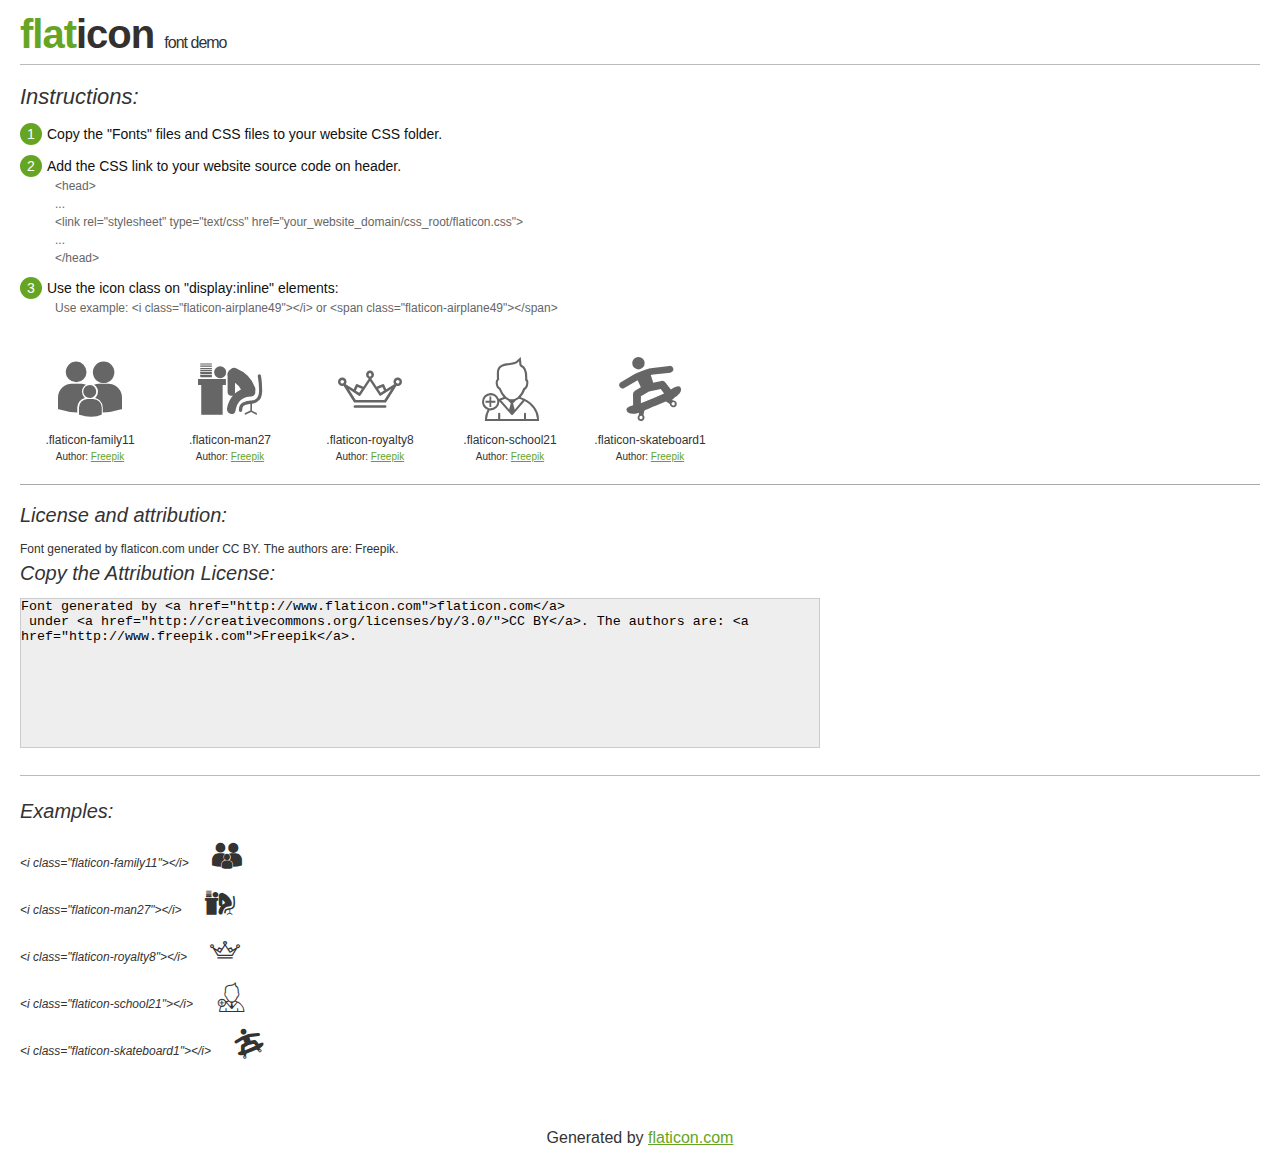
<file: fi/flaticon.html>
<!DOCTYPE html>
<html>

<head>
    <title>Flaticon WebFont</title>
    <link rel="stylesheet" type="text/css" href="flaticon.css">
    <meta charset="UTF-8">
    <style>
    body {
        font-family: sans-serif;
        line-height: 1.5;
        font-size: 16px;
        padding: 20px;
        color:#333;
    }
    * {
        -moz-box-sizing: border-box;
        -webkit-box-sizing: border-box;
        box-sizing: border-box;
        margin: 0;
        padding: 0;
    }
    [class^="flaticon-"]:before, [class*=" flaticon-"]:before, [class^="flaticon-"]:after, [class*=" flaticon-"]:after {
        font-family: Flaticon;
        font-size: 30px;
        font-style: normal;
        margin-left: 20px;
        color: #333;
    }
    .image p {
		font-size: 12px;
		margin: 0px;
		clear: none;
		width: 300px;
		line-height: 40px;
	}
    .text {
        float: left;
        font-size:14px;
        margin-top: 15px;
    }
    .text ul {
        margin-left:0px;
        color:#111;
        margin-bottom:20px;
    }
    .text .ex {
        font-size:12px;
        color:#666;
        margin-left:35px;
        display:block;
    }
    .text ul li {
        margin-top:10px;
        list-style:none;
    }
    .num {
        background:#66A523;
        color:#fff;
        border-radius:20px;
        padding:1px;
        display:inline-block;
        width:22px;
        height:22px;
        text-align:center;
        margin-right: 5px;
    }
    .text ul strong {
        font-weight:normal;
        color:#000;
    }
    .image {
        width: 280px;
        float: left;
        margin-bottom: 15px;
        margin-right: 30px;
    }
    #glyphs {
        clear: both;
    }
    .image p:nth-child(even) i {
        clear: none;
    }
    .glyph {
        display: inline-block;
        width: 120px;
        margin: 10px;
        text-align: center;
        vertical-align: top;
        background: #FFF;
    }
    .glyph .glyph-icon {
        padding: 10px;
        display: block;
        font-family:"Flaticon";
        font-size: 64px;
        line-height: 1;
    }
    .glyph .glyph-icon:before {
        font-size: 64px;
        color: #666;
        margin-left: 0;
    }
    .class-name {
        font-size: 12px;
    }
    .author-name {
		font-size: 10px;
	}
	a{
		color: #66A523;
	}
    .instructions {
        font-style:italic;
        font-size:22px;
        margin-bottom:10px;
    }
    .iconsuse {
        font-size:22px;
        font-style:italic;
        padding-top:20px;
        margin-top:20px;
        border-top:1px solid #bbb;
    }
    .usetitle {
        margin-bottom: 10px;
        font-size: 20px;
        font-style: italic;
    }
    .class-name:last-child {
        font-size: 10px;
        color:#888;
    }
    .class-name:last-child a {
        font-size: 10px;
        color:#555;
    }
    .class-name:last-child a:hover {
        color:#66A523;
    }
    .glyph > input {
        display: block;
        width: 100px;
        margin: 5px auto;
        text-align: center;
        font-size: 12px;
        cursor: text;
    }
    .glyph > input.icon-input {
        font-family:"Flaticon";
        font-size: 16px;
        margin-bottom: 10px;
    }
    h1.logo {
        font-size: 40px;
        letter-spacing: -1px;
        margin-top: -16px;
        text-transform: lowercase;
        border-bottom:1px solid #bbb;
    }
    h1.logo strong {
        font-size: 16px;
        font-family:sans-serif;
        font-weight:normal;
        color:#333;
    }
    h1.logo a {
        color:#34302d;
        text-decoration: none;
    }
    h1.logo a span {
        color:#66A523;
    }
    #footer {
        padding-top:40px;
        clear:both;
        text-align:center;
    }
    #footer a {
        color:#66A523;
    }
    textarea {
		margin: 0px;
		width: 800px;
		height: 150px;
		border: 1px solid #CCC;
		resize: none;
		background: #EEE;
    }
    .author-link, .attrDiv a{
    	font-size: 12px;
    	color: #333;
    	text-decoration: none;
    }
    .external {
    	display: block;
    }
    .attrDiv {
		font-size: 12px;
	}
    .attribution {
        border-top: 1px solid #AAA;
        margin: 10px 0;
        padding-top: 15px;
    }
    </style>
</head>

<body>
    <header>
        <h1 class="logo">
            <a href="http://www.flaticon.com">
                <span>FLAT</span>ICON</a>
            <strong>Font Demo</strong>
        </h1>
    </header>

    <section class="demo">
        <div class="text">

            <div class="instructions">Instructions:</div>

            <ul>
                <li>
                    <p>
                        <span class="num">1</span>Copy the "Fonts" files and CSS files to your website CSS folder.
                </li>
                <li>
                    <p>
                        <span class="num">2</span>Add the CSS link to your website source code on header.
                        <br />
                        <span class="ex">&lt;head&gt;
                            <br/>...
                            <br/>&lt;link rel="stylesheet" type="text/css" href="your_website_domain/css_root/flaticon.css"&gt;
                            <br/>...
                            <br/>&lt;/head&gt;</span>
                </li>

                <li>
                    <p>
                        <span class="num">3</span>Use the icon class on "display:inline" elements:
                        <br />
                        <span class="ex">Use example: &lt;i class=&quot;flaticon-airplane49&quot;&gt;&lt;/i&gt; or &lt;span class=&quot;flaticon-airplane49&quot;&gt;&lt;/span&gt;</span>
                </li>
            </ul>
        </div>

    </section>

    <section id="glyphs"><div class="glyph">
		<div class="glyph-icon flaticon-family11"></div>
		<div class="class-name">.flaticon-family11</div><div class="author-name">Author: <a href="http://www.flaticon.com/free-icon/family-silhouette_33728">Freepik</a></div></div><div class="glyph">
		<div class="glyph-icon flaticon-man27"></div>
		<div class="class-name">.flaticon-man27</div><div class="author-name">Author: <a href="http://www.flaticon.com/free-icon/man-sleeping-on-an-office-desk-with-stacked-papers_10527">Freepik</a></div></div><div class="glyph">
		<div class="glyph-icon flaticon-royalty8"></div>
		<div class="class-name">.flaticon-royalty8</div><div class="author-name">Author: <a href="http://www.flaticon.com/free-icon/royalty-crown_30091">Freepik</a></div></div><div class="glyph">
		<div class="glyph-icon flaticon-school21"></div>
		<div class="class-name">.flaticon-school21</div><div class="author-name">Author: <a href="http://www.flaticon.com/free-icon/school-boy-user-add-button_23072">Freepik</a></div></div><div class="glyph">
		<div class="glyph-icon flaticon-skateboard1"></div>
		<div class="class-name">.flaticon-skateboard1</div><div class="author-name">Author: <a href="http://www.flaticon.com/free-icon/skateboard_37683">Freepik</a></div></div></section>

<section class="attribution">

	<div class="usetitle">License and attribution:</div><div class="attrDiv">Font generated by <a href="http://www.flaticon.com">flaticon.com</a>
 under <a href="http://creativecommons.org/licenses/by/3.0/">CC BY</a>. The authors are: <a href="http://www.freepik.com">Freepik</a>.</div><div class="usetitle">Copy the Attribution License:</div>

<textarea onclick="this.focus();this.select();">Font generated by &lt;a href=&quot;http://www.flaticon.com&quot;&gt;flaticon.com&lt;/a&gt;
 under &lt;a href=&quot;http://creativecommons.org/licenses/by/3.0/&quot;&gt;CC BY&lt;/a&gt;. The authors are: &lt;a href=&quot;http://www.freepik.com&quot;&gt;Freepik&lt;/a&gt;.</textarea>

</section>

<section class="iconsuse">
    	<div class="usetitle">Examples:</div>
		<div class="image"><p>&lt;i class=&quot;flaticon-family11&quot;&gt;&lt;/i&gt; <i class="flaticon-family11"></i></p><p>&lt;i class=&quot;flaticon-man27&quot;&gt;&lt;/i&gt; <i class="flaticon-man27"></i></p><p>&lt;i class=&quot;flaticon-royalty8&quot;&gt;&lt;/i&gt; <i class="flaticon-royalty8"></i></p><p>&lt;i class=&quot;flaticon-school21&quot;&gt;&lt;/i&gt; <i class="flaticon-school21"></i></p><p>&lt;i class=&quot;flaticon-skateboard1&quot;&gt;&lt;/i&gt; <i class="flaticon-skateboard1"></i></p></div>
</section>
<div id="footer">
    <div>Generated by <a href="http://www.flaticon.com">flaticon.com</a>
    </div>
</div>
	</body>
</html>
</file>
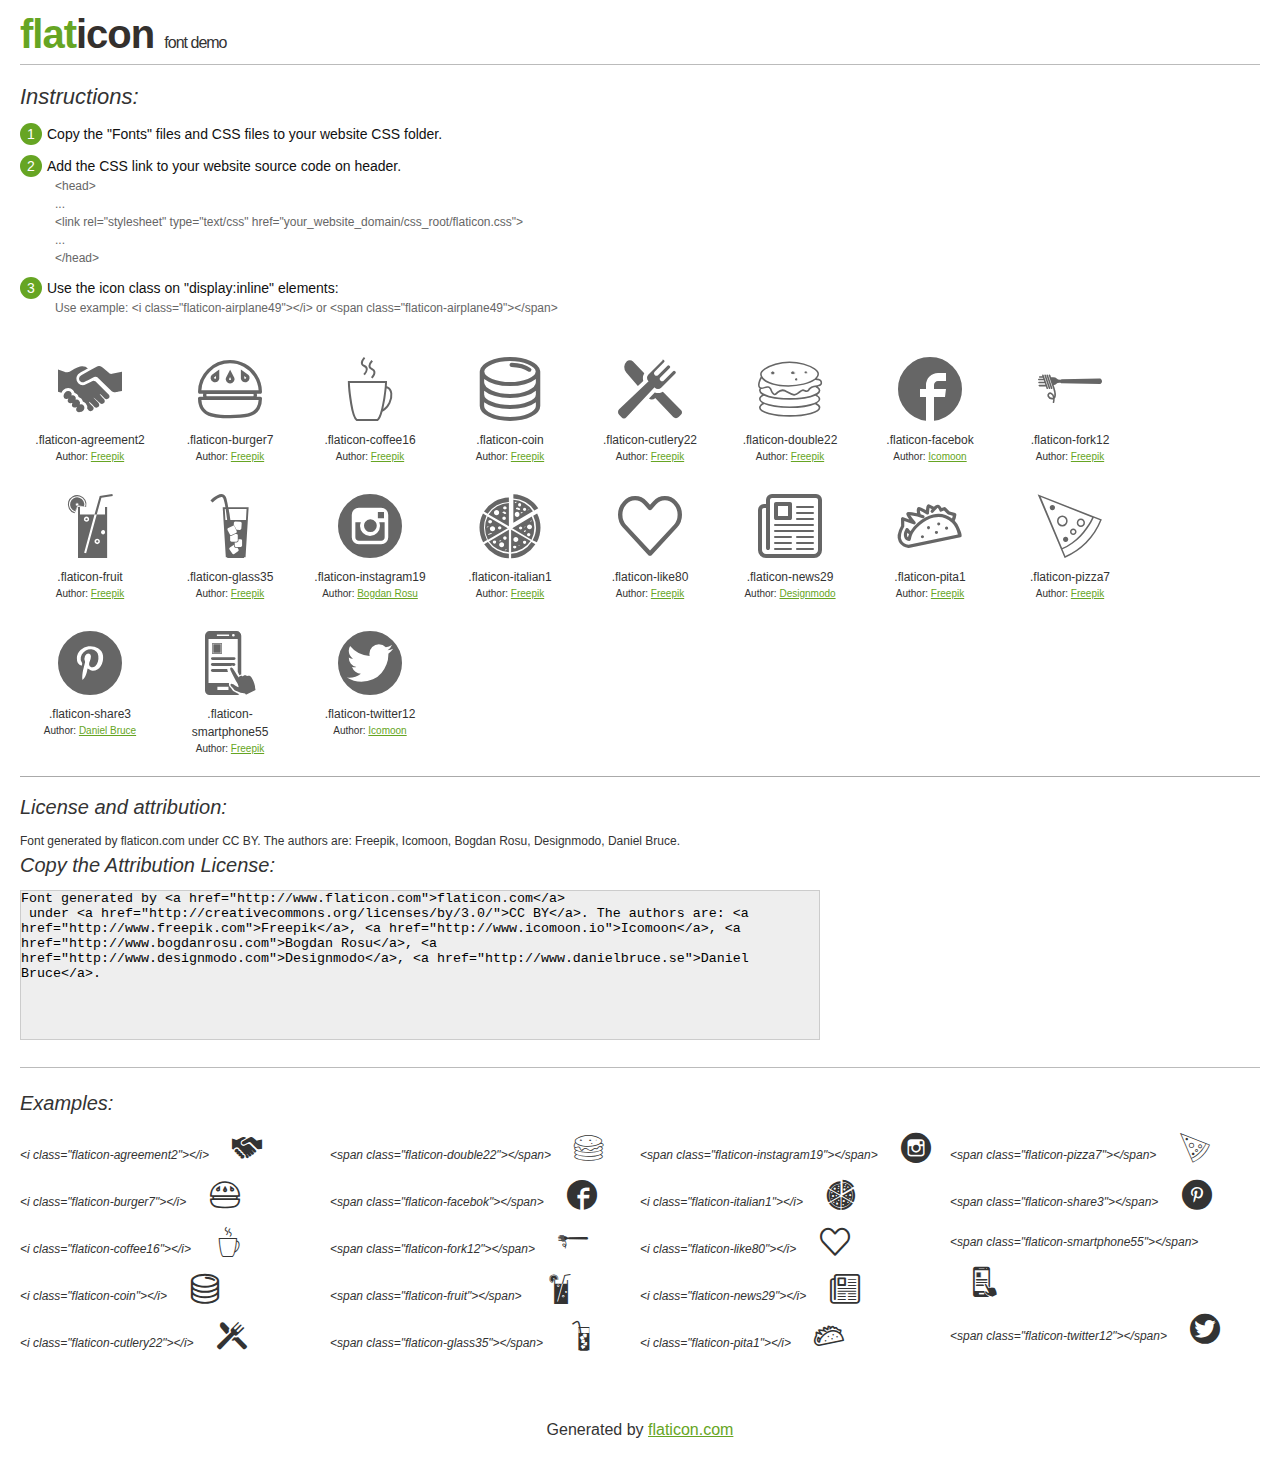
<file: fi2/flaticon.html>
<!DOCTYPE html>
<html>

<head>
    <title>Flaticon WebFont</title>
    <link rel="stylesheet" type="text/css" href="flaticon.css">
    <meta charset="UTF-8">
    <style>
    body {
        font-family: sans-serif;
        line-height: 1.5;
        font-size: 16px;
        padding: 20px;
        color:#333;
    }
    * {
        -moz-box-sizing: border-box;
        -webkit-box-sizing: border-box;
        box-sizing: border-box;
        margin: 0;
        padding: 0;
    }
    [class^="flaticon-"]:before, [class*=" flaticon-"]:before, [class^="flaticon-"]:after, [class*=" flaticon-"]:after {
        font-family: Flaticon;
        font-size: 30px;
        font-style: normal;
        margin-left: 20px;
        color: #333;
    }
    .image p {
		font-size: 12px;
		margin: 0px;
		clear: none;
		width: 300px;
		line-height: 40px;
	}
    .text {
        float: left;
        font-size:14px;
        margin-top: 15px;
    }
    .text ul {
        margin-left:0px;
        color:#111;
        margin-bottom:20px;
    }
    .text .ex {
        font-size:12px;
        color:#666;
        margin-left:35px;
        display:block;
    }
    .text ul li {
        margin-top:10px;
        list-style:none;
    }
    .num {
        background:#66A523;
        color:#fff;
        border-radius:20px;
        padding:1px;
        display:inline-block;
        width:22px;
        height:22px;
        text-align:center;
        margin-right: 5px;
    }
    .text ul strong {
        font-weight:normal;
        color:#000;
    }
    .image {
        width: 280px;
        float: left;
        margin-bottom: 15px;
        margin-right: 30px;
    }
    #glyphs {
        clear: both;
    }
    .image p:nth-child(even) i {
        clear: none;
    }
    .glyph {
        display: inline-block;
        width: 120px;
        margin: 10px;
        text-align: center;
        vertical-align: top;
        background: #FFF;
    }
    .glyph .glyph-icon {
        padding: 10px;
        display: block;
        font-family:"Flaticon";
        font-size: 64px;
        line-height: 1;
    }
    .glyph .glyph-icon:before {
        font-size: 64px;
        color: #666;
        margin-left: 0;
    }
    .class-name {
        font-size: 12px;
    }
    .author-name {
		font-size: 10px;
	}
	a{
		color: #66A523;
	}
    .instructions {
        font-style:italic;
        font-size:22px;
        margin-bottom:10px;
    }
    .iconsuse {
        font-size:22px;
        font-style:italic;
        padding-top:20px;
        margin-top:20px;
        border-top:1px solid #bbb;
    }
    .usetitle {
        margin-bottom: 10px;
        font-size: 20px;
        font-style: italic;
    }
    .class-name:last-child {
        font-size: 10px;
        color:#888;
    }
    .class-name:last-child a {
        font-size: 10px;
        color:#555;
    }
    .class-name:last-child a:hover {
        color:#66A523;
    }
    .glyph > input {
        display: block;
        width: 100px;
        margin: 5px auto;
        text-align: center;
        font-size: 12px;
        cursor: text;
    }
    .glyph > input.icon-input {
        font-family:"Flaticon";
        font-size: 16px;
        margin-bottom: 10px;
    }
    h1.logo {
        font-size: 40px;
        letter-spacing: -1px;
        margin-top: -16px;
        text-transform: lowercase;
        border-bottom:1px solid #bbb;
    }
    h1.logo strong {
        font-size: 16px;
        font-family:sans-serif;
        font-weight:normal;
        color:#333;
    }
    h1.logo a {
        color:#34302d;
        text-decoration: none;
    }
    h1.logo a span {
        color:#66A523;
    }
    #footer {
        padding-top:40px;
        clear:both;
        text-align:center;
    }
    #footer a {
        color:#66A523;
    }
    textarea {
		margin: 0px;
		width: 800px;
		height: 150px;
		border: 1px solid #CCC;
		resize: none;
		background: #EEE;
    }
    .author-link, .attrDiv a{
    	font-size: 12px;
    	color: #333;
    	text-decoration: none;
    }
    .external {
    	display: block;
    }
    .attrDiv {
		font-size: 12px;
	}
    .attribution {
        border-top: 1px solid #AAA;
        margin: 10px 0;
        padding-top: 15px;
    }
    </style>
</head>

<body>
    <header>
        <h1 class="logo">
            <a href="http://www.flaticon.com">
                <span>FLAT</span>ICON</a>
            <strong>Font Demo</strong>
        </h1>
    </header>

    <section class="demo">
        <div class="text">

            <div class="instructions">Instructions:</div>

            <ul>
                <li>
                    <p>
                        <span class="num">1</span>Copy the "Fonts" files and CSS files to your website CSS folder.
                </li>
                <li>
                    <p>
                        <span class="num">2</span>Add the CSS link to your website source code on header.
                        <br />
                        <span class="ex">&lt;head&gt;
                            <br/>...
                            <br/>&lt;link rel="stylesheet" type="text/css" href="your_website_domain/css_root/flaticon.css"&gt;
                            <br/>...
                            <br/>&lt;/head&gt;</span>
                </li>

                <li>
                    <p>
                        <span class="num">3</span>Use the icon class on "display:inline" elements:
                        <br />
                        <span class="ex">Use example: &lt;i class=&quot;flaticon-airplane49&quot;&gt;&lt;/i&gt; or &lt;span class=&quot;flaticon-airplane49&quot;&gt;&lt;/span&gt;</span>
                </li>
            </ul>
        </div>

    </section>

    <section id="glyphs"><div class="glyph">
		<div class="glyph-icon flaticon-agreement2"></div>
		<div class="class-name">.flaticon-agreement2</div><div class="author-name">Author: <a href="http://www.flaticon.com/free-icon/hand-shake_1342">Freepik</a></div></div><div class="glyph">
		<div class="glyph-icon flaticon-burger7"></div>
		<div class="class-name">.flaticon-burger7</div><div class="author-name">Author: <a href="http://www.flaticon.com/free-icon/burger-side-view-outline_35078">Freepik</a></div></div><div class="glyph">
		<div class="glyph-icon flaticon-coffee16"></div>
		<div class="class-name">.flaticon-coffee16</div><div class="author-name">Author: <a href="http://www.flaticon.com/free-icon/coffee-cup-shape-ios-7-interface-symbol_22528">Freepik</a></div></div><div class="glyph">
		<div class="glyph-icon flaticon-coin"></div>
		<div class="class-name">.flaticon-coin</div><div class="author-name">Author: <a href="http://www.flaticon.com/free-icon/coin-stacks-with-dark-outline_15018">Freepik</a></div></div><div class="glyph">
		<div class="glyph-icon flaticon-cutlery22"></div>
		<div class="class-name">.flaticon-cutlery22</div><div class="author-name">Author: <a href="http://www.flaticon.com/free-icon/knife-and-fork_66466">Freepik</a></div></div><div class="glyph">
		<div class="glyph-icon flaticon-double22"></div>
		<div class="class-name">.flaticon-double22</div><div class="author-name">Author: <a href="http://www.flaticon.com/free-icon/double-patty-burger-silhouette_22404">Freepik</a></div></div><div class="glyph">
		<div class="glyph-icon flaticon-facebok"></div>
		<div class="class-name">.flaticon-facebok</div><div class="author-name">Author: <a href="http://www.flaticon.com/free-icon/facebok-circular-logo_23660">Icomoon</a></div></div><div class="glyph">
		<div class="glyph-icon flaticon-fork12"></div>
		<div class="class-name">.flaticon-fork12</div><div class="author-name">Author: <a href="http://www.flaticon.com/free-icon/fork-with-swirled-pasta_26698">Freepik</a></div></div><div class="glyph">
		<div class="glyph-icon flaticon-fruit"></div>
		<div class="class-name">.flaticon-fruit</div><div class="author-name">Author: <a href="http://www.flaticon.com/free-icon/fruit-drink-glass_11098">Freepik</a></div></div><div class="glyph">
		<div class="glyph-icon flaticon-glass35"></div>
		<div class="class-name">.flaticon-glass35</div><div class="author-name">Author: <a href="http://www.flaticon.com/free-icon/glass-with-beverage-ice-cubes-and-straw_45565">Freepik</a></div></div><div class="glyph">
		<div class="glyph-icon flaticon-instagram19"></div>
		<div class="class-name">.flaticon-instagram19</div><div class="author-name">Author: <a href="http://www.flaticon.com/free-icon/instagram-logo_69366">Bogdan Rosu</a></div></div><div class="glyph">
		<div class="glyph-icon flaticon-italian1"></div>
		<div class="class-name">.flaticon-italian1</div><div class="author-name">Author: <a href="http://www.flaticon.com/free-icon/italian-pizza-cut-into-slices_27305">Freepik</a></div></div><div class="glyph">
		<div class="glyph-icon flaticon-like80"></div>
		<div class="class-name">.flaticon-like80</div><div class="author-name">Author: <a href="http://www.flaticon.com/free-icon/heart_66744">Freepik</a></div></div><div class="glyph">
		<div class="glyph-icon flaticon-news29"></div>
		<div class="class-name">.flaticon-news29</div><div class="author-name">Author: <a href="http://www.flaticon.com/free-icon/newspaper_4442">Designmodo</a></div></div><div class="glyph">
		<div class="glyph-icon flaticon-pita1"></div>
		<div class="class-name">.flaticon-pita1</div><div class="author-name">Author: <a href="http://www.flaticon.com/free-icon/pita-bread_67239">Freepik</a></div></div><div class="glyph">
		<div class="glyph-icon flaticon-pizza7"></div>
		<div class="class-name">.flaticon-pizza7</div><div class="author-name">Author: <a href="http://www.flaticon.com/free-icon/pizza-slice-with-round-toppings_22438">Freepik</a></div></div><div class="glyph">
		<div class="glyph-icon flaticon-share3"></div>
		<div class="class-name">.flaticon-share3</div><div class="author-name">Author: <a href="http://www.flaticon.com/free-icon/pinterest-logo_3689">Daniel Bruce</a></div></div><div class="glyph">
		<div class="glyph-icon flaticon-smartphone55"></div>
		<div class="class-name">.flaticon-smartphone55</div><div class="author-name">Author: <a href="http://www.flaticon.com/free-icon/smartphone-app_5069">Freepik</a></div></div><div class="glyph">
		<div class="glyph-icon flaticon-twitter12"></div>
		<div class="class-name">.flaticon-twitter12</div><div class="author-name">Author: <a href="http://www.flaticon.com/free-icon/twitter-logo_23681">Icomoon</a></div></div></section>

<section class="attribution">

	<div class="usetitle">License and attribution:</div><div class="attrDiv">Font generated by <a href="http://www.flaticon.com">flaticon.com</a>
 under <a href="http://creativecommons.org/licenses/by/3.0/">CC BY</a>. The authors are: <a href="http://www.freepik.com">Freepik</a>, <a href="http://www.icomoon.io">Icomoon</a>, <a href="http://www.bogdanrosu.com">Bogdan Rosu</a>, <a href="http://www.designmodo.com">Designmodo</a>, <a href="http://www.danielbruce.se">Daniel Bruce</a>.</div><div class="usetitle">Copy the Attribution License:</div>

<textarea onclick="this.focus();this.select();">Font generated by &lt;a href=&quot;http://www.flaticon.com&quot;&gt;flaticon.com&lt;/a&gt;
 under &lt;a href=&quot;http://creativecommons.org/licenses/by/3.0/&quot;&gt;CC BY&lt;/a&gt;. The authors are: &lt;a href=&quot;http://www.freepik.com&quot;&gt;Freepik&lt;/a&gt;, &lt;a href=&quot;http://www.icomoon.io&quot;&gt;Icomoon&lt;/a&gt;, &lt;a href=&quot;http://www.bogdanrosu.com&quot;&gt;Bogdan Rosu&lt;/a&gt;, &lt;a href=&quot;http://www.designmodo.com&quot;&gt;Designmodo&lt;/a&gt;, &lt;a href=&quot;http://www.danielbruce.se&quot;&gt;Daniel Bruce&lt;/a&gt;.</textarea>

</section>

<section class="iconsuse">
    	<div class="usetitle">Examples:</div>
		<div class="image"><p>&lt;i class=&quot;flaticon-agreement2&quot;&gt;&lt;/i&gt; <i class="flaticon-agreement2"></i></p><p>&lt;i class=&quot;flaticon-burger7&quot;&gt;&lt;/i&gt; <i class="flaticon-burger7"></i></p><p>&lt;i class=&quot;flaticon-coffee16&quot;&gt;&lt;/i&gt; <i class="flaticon-coffee16"></i></p><p>&lt;i class=&quot;flaticon-coin&quot;&gt;&lt;/i&gt; <i class="flaticon-coin"></i></p><p>&lt;i class=&quot;flaticon-cutlery22&quot;&gt;&lt;/i&gt; <i class="flaticon-cutlery22"></i></p></div><div class="image"><p>&lt;span class=&quot;flaticon-double22&quot;&gt;&lt;/span&gt; <span class="flaticon-double22"></span></p><p>&lt;span class=&quot;flaticon-facebok&quot;&gt;&lt;/span&gt; <span class="flaticon-facebok"></span></p><p>&lt;span class=&quot;flaticon-fork12&quot;&gt;&lt;/span&gt; <span class="flaticon-fork12"></span></p><p>&lt;span class=&quot;flaticon-fruit&quot;&gt;&lt;/span&gt; <span class="flaticon-fruit"></span></p><p>&lt;span class=&quot;flaticon-glass35&quot;&gt;&lt;/span&gt; <span class="flaticon-glass35"></span></p></div><div class="image"><p>&lt;span class=&quot;flaticon-instagram19&quot;&gt;&lt;/span&gt; <span class="flaticon-instagram19"></span></p><p>&lt;i class=&quot;flaticon-italian1&quot;&gt;&lt;/i&gt; <i class="flaticon-italian1"></i></p><p>&lt;i class=&quot;flaticon-like80&quot;&gt;&lt;/i&gt; <i class="flaticon-like80"></i></p><p>&lt;i class=&quot;flaticon-news29&quot;&gt;&lt;/i&gt; <i class="flaticon-news29"></i></p><p>&lt;i class=&quot;flaticon-pita1&quot;&gt;&lt;/i&gt; <i class="flaticon-pita1"></i></p></div><div class="image"><p>&lt;span class=&quot;flaticon-pizza7&quot;&gt;&lt;/span&gt; <span class="flaticon-pizza7"></span></p><p>&lt;span class=&quot;flaticon-share3&quot;&gt;&lt;/span&gt; <span class="flaticon-share3"></span></p><p>&lt;span class=&quot;flaticon-smartphone55&quot;&gt;&lt;/span&gt; <span class="flaticon-smartphone55"></span></p><p>&lt;span class=&quot;flaticon-twitter12&quot;&gt;&lt;/span&gt; <span class="flaticon-twitter12"></span></p></div>
</section>
<div id="footer">
    <div>Generated by <a href="http://www.flaticon.com">flaticon.com</a>
    </div>
</div>
	</body>
</html>
</file>
<file: css/flaticon.css>
@font-face{font-family:Flaticon;src:url(flaticon.eot);src:url(flaticon.eot#iefix) format("embedded-opentype"),url(flaticon.woff) format("woff"),url(flaticon.ttf) format("truetype"),url(flaticon.svg) format("svg");font-weight:400;font-style:normal}[class*=" flaticon-"]:after,[class*=" flaticon-"]:before,[class^=flaticon-]:after,[class^=flaticon-]:before{font-family:Flaticon;font-size:20px;font-style:normal;margin-left:20px}.flaticon-burger1:before{content:"\e000"}.flaticon-cupcake3:before{content:"\e001"}.flaticon-pizza3:before{content:"\e002"}.flaticon-tea24:before{content:"\e003"}
</file>
<file: fi2/flaticon.css>
@font-face {
	font-family: "Flaticon";
	src: url("flaticon.eot");
	src: url("flaticon.eot#iefix") format("embedded-opentype"),
	url("flaticon.woff") format("woff"),
	url("flaticon.ttf") format("truetype"),
	url("flaticon.svg") format("svg");
	font-weight: normal;
	font-style: normal;
}
[class^="flaticon-"]:before, [class*=" flaticon-"]:before,
[class^="flaticon-"]:after, [class*=" flaticon-"]:after {   
	font-family: Flaticon;
        font-size: 20px;
font-style: normal;
margin-left: 20px;
}.flaticon-agreement2:before {
	content: "\e000";
}
.flaticon-burger7:before {
	content: "\e001";
}
.flaticon-coffee16:before {
	content: "\e002";
}
.flaticon-coin:before {
	content: "\e003";
}
.flaticon-cutlery22:before {
	content: "\e004";
}
.flaticon-double22:before {
	content: "\e005";
}
.flaticon-facebok:before {
	content: "\e006";
}
.flaticon-fork12:before {
	content: "\e007";
}
.flaticon-fruit:before {
	content: "\e008";
}
.flaticon-glass35:before {
	content: "\e009";
}
.flaticon-instagram19:before {
	content: "\e00a";
}
.flaticon-italian1:before {
	content: "\e00b";
}
.flaticon-like80:before {
	content: "\e00c";
}
.flaticon-news29:before {
	content: "\e00d";
}
.flaticon-pita1:before {
	content: "\e00e";
}
.flaticon-pizza7:before {
	content: "\e00f";
}
.flaticon-share3:before {
	content: "\e010";
}
.flaticon-smartphone55:before {
	content: "\e011";
}
.flaticon-twitter12:before {
	content: "\e012";
}
</file>
<file: css/main.css>
@font-face{font-family:bignoodletitling;src:url(../fonts/Nexa-Bold.otf);font-weight:400;font-style:normal}@font-face{font-family:roboto-light;src:url(../fonts/Roboto-Light.ttf);font-weight:400;font-style:normal}@font-face{font-family:roboto;src:url(../fonts/Roboto.ttf);font-weight:400;font-style:normal}@font-face{font-family:roboto-bold;src:url(../fonts/Roboto-Bold.ttf);font-weight:400;font-style:normal}blockquote,body,caption,dd,dl,fieldset,figure,form,h1,h2,h3,h4,h5,h6,hr,legend,ol,p,pre,table,td,th,ul{margin:0;padding:0;font-weight:400;color:#fff}pre{overflow:auto}audio:focus,summary:focus,video:focus{-moz-box-shadow:none;-webkit-box-shadow:none;box-shadow:none;outline:#4fa1fd solid 2px}article,aside,details,figcaption,figure,footer,header,hgroup,menu,nav,section{display:block}table{border-collapse:collapse;border-spacing:0}b,mark,strong{font-weight:500;font-style:normal}address,cite,dfn,em,i,q,var{font-style:italic;font-weight:inherit}abbr[title],dfn[title]{cursor:help;border-bottom-width:1px;border-bottom-style:dotted}ins{border-bottom-width:1px;border-bottom-style:solid}a,ins,u{text-decoration:none}del,s{text-decoration:line-through}img{border:none;font-style:italic;max-width:100%}input,optgroup,option,select,textarea{font:inherit}button,input,option,select,textarea{cursor:pointer}.text-input:active,.text-input:focus,textarea:active,textarea:focus{cursor:text;outline:0}input[type=search]::-webkit-search-cancel-button,input[type=search]::-webkit-search-decoration,input[type=search]::-webkit-search-results-button,input[type=search]::-webkit-search-results-decoration{display:none}*{-webkit-box-sizing:border-box;-moz-box-sizing:border-box;box-sizing:border-box;-webkit-tap-highlight-color:transparent}html{width:100%;font-size:100%;-webkit-text-size-adjust:100%;-ms-text-size-adjust:100%;line-height:1.5;font-family:roboto-light;font-weight:400;font-style:normal;text-align:center;-webkit-font-smoothing:antialiased;font-smoothing:antialiased;overflow-y:scroll}body{width:100%}h1,h2,h3,h4,h5,h6{font-size:16px}ul{padding-left:18px}ol{padding-left:20px}a{color:#777770}a:hover{color:#282828}a:focus{outline:#4fa1fd solid 2px}.site__content{position:relative;overflow:hidden}.burger__screen,.store__screen{zoom:1;position:fixed;top:0;bottom:0;right:0;left:0;-webkit-transform:translate(-100%,0);-ms-transform:translate(-100%,0);-moz-transform:translate(-100%,0);-o-transform:translate(-100%,0);transform:translate(-100%,0)}.burger__screen:after,.burger__screen:before,.store__screen:after,.store__screen:before{content:"";display:table}.burger__screen:after,.store__screen:after{clear:both}.red_screen{background-color:rgba(247,223,104,1);background-image:url(../img/pattern--red.png);background-repeat:repeat;background-size:35px 59px;position:fixed;top:0;bottom:0;left:0;right:0;z-index:1000}.screen__title{font-family:bignoodletitling;padding-top:20px}@media (min-width:48em){.screen__title{font-size:48px}}.home__screen{position:relative;overflow:hidden;top:0;left:0;right:0;bottom:-200px;z-index:3000;background-color:rgba(247,223,104,1);min-height:100%;-webkit-transform-style:preserve-3d;-webkit-transform:translateZ(0);-webkit-perspective:1000;-webkit-backface-visibility:hidden}@media (min-width:48em){.home__screen{bottom:0}}.burger__screen{padding-right:56px;background-color:#F9B228}@media (min-width:64em){.burger__screen{padding-right:71px}}.store__screen{background-image:url(../img/pattern--blue.png);background-repeat:repeat;background-size:35px 59px;padding-left:56px;background-color:#28A9E0}@media (min-width:64em){.store__screen{padding-left:71px}}.edge--left,.edge--right{position:fixed;top:0;bottom:0;width:50%;z-index:1500}.edge--left{left:0;background-color:#28A9E0}.edge--right{right:0;background-color:#fff}.burger{width:100px;height:100px;margin:0 auto;cursor:pointer;position:relative;z-index:700;-webkit-transform:translateZ(0);transform:translateZ(0);-webkit-touch-callout:none}@media (min-width:48em){.burger{width:240px;height:240px}}.burger--small{width:80px;height:90px}@media (min-width:48em){.burger--small{width:190px;height:190px}}@media (min-width:48em){.chips{margin-bottom:30px}}.burger__price{position:absolute;width:50px;height:50px;top:-25px;right:-5px;z-index:3000;background-image:url(../img/price.png);background-repeat:no-repeat;background-size:contain;font-family:bignoodletitling;font-size:20px;text-align:center;padding-top:7px}@media (min-width:48em){.burger__price{width:80px;height:80px;font-size:32px;padding-top:11px}}.burger__shadow,.burger__shadow--bills,.burger__shadow--clair,.burger__shadow--clair-jnr,.burger__shadow--denise,.burger__shadow--hux,.burger__shadow--rudy,.burger__shadow--sondra,.burger__shadow--theo{position:absolute;width:100px;height:50px;bottom:20px;left:14px;opacity:.35;background-image:url(../img/shadow--1.png);background-repeat:no-repeat;background-size:contain}@media (min-width:48em){.burger__shadow,.burger__shadow--bills,.burger__shadow--clair,.burger__shadow--clair-jnr,.burger__shadow--denise,.burger__shadow--hux,.burger__shadow--rudy,.burger__shadow--sondra,.burger__shadow--theo{width:240px;height:140px;bottom:22px;left:48px}}.burger--bills-01,.burger--bills-02,.burger--bills-03,.burger--bills-04,.burger--bills-05,.burger--bills-06,.burger--bills-07,.burger--bills-08,.burger--bills-09,.burger--bills-10,.burger--bills-11,.burger--chips-01,.burger--clair-01,.burger--clair-02,.burger--clair-03,.burger--clair-04,.burger--clair-05,.burger--clair-jnr-01,.burger--clair-jnr-02,.burger--clair-jnr-03,.burger--clair-jnr-04,.burger--clair-jnr-05,.burger--denise-01,.burger--denise-02,.burger--denise-03,.burger--denise-04,.burger--denise-05,.burger--denise-06,.burger--denise-07,.burger--denise-08,.burger--hux-01,.burger--hux-02,.burger--hux-03,.burger--hux-04,.burger--hux-05,.burger--hux-06,.burger--hux-07,.burger--rudy-01,.burger--rudy-02,.burger--rudy-03,.burger--rudy-04,.burger--rudy-05,.burger--rudy-06,.burger--sondra-01,.burger--sondra-02,.burger--sondra-03,.burger--sondra-04,.burger--sondra-05,.burger--theo-01,.burger--theo-02,.burger--theo-03,.burger--theo-04,.burger--theo-05,.burger--theo-06,.burger--theo-07,.burger--theo-08,.burger--theo-09,.burger--theo-10,.burger--theo-11{width:100px;left:50%;margin-left:-50px;display:block;position:absolute}@media (min-width:48em){.burger--bills-01,.burger--bills-02,.burger--bills-03,.burger--bills-04,.burger--bills-05,.burger--bills-06,.burger--bills-07,.burger--bills-08,.burger--bills-09,.burger--bills-10,.burger--bills-11,.burger--chips-01,.burger--clair-01,.burger--clair-02,.burger--clair-03,.burger--clair-04,.burger--clair-05,.burger--clair-jnr-01,.burger--clair-jnr-02,.burger--clair-jnr-03,.burger--clair-jnr-04,.burger--clair-jnr-05,.burger--denise-01,.burger--denise-02,.burger--denise-03,.burger--denise-04,.burger--denise-05,.burger--denise-06,.burger--denise-07,.burger--denise-08,.burger--hux-01,.burger--hux-02,.burger--hux-03,.burger--hux-04,.burger--hux-05,.burger--hux-06,.burger--hux-07,.burger--rudy-01,.burger--rudy-02,.burger--rudy-03,.burger--rudy-04,.burger--rudy-05,.burger--rudy-06,.burger--sondra-01,.burger--sondra-02,.burger--sondra-03,.burger--sondra-04,.burger--sondra-05,.burger--theo-01,.burger--theo-02,.burger--theo-03,.burger--theo-04,.burger--theo-05,.burger--theo-06,.burger--theo-07,.burger--theo-08,.burger--theo-09,.burger--theo-10,.burger--theo-11{width:240px;margin-left:-120px}}.burger--clair-jnr-01,.burger--clair-jnr-02,.burger--clair-jnr-03,.burger--clair-jnr-04,.burger--clair-jnr-05,.burger--rudy-01,.burger--rudy-02,.burger--rudy-03,.burger--rudy-04,.burger--rudy-05,.burger--rudy-06{margin-left:-40px}@media (min-width:48em){.burger--clair-jnr-01,.burger--clair-jnr-02,.burger--clair-jnr-03,.burger--clair-jnr-04,.burger--clair-jnr-05,.burger--rudy-01,.burger--rudy-02,.burger--rudy-03,.burger--rudy-04,.burger--rudy-05,.burger--rudy-06{width:240px;margin-left:-100px}}.burger--clair-01{z-index:2007;top:0}.burger--clair-02{z-index:2006;top:23px}@media (min-width:48em){.burger--clair-02{top:54px}}.burger--clair-03{z-index:2005;top:26px}@media (min-width:48em){.burger--clair-03{top:60px}}.burger--clair-04{z-index:2004;top:36px}@media (min-width:48em){.burger--clair-04{top:84px}}.burger--clair-05{z-index:2003;top:46px}@media (min-width:48em){.burger--clair-05{top:109px}}.burger__shadow--clair{bottom:12px}@media (min-width:48em){.burger__shadow--clair{bottom:-10px}}.burger--clair-jnr-01{z-index:2007;top:0}.burger--clair-jnr-02{z-index:2006;top:17px}@media (min-width:48em){.burger--clair-jnr-02{top:40px}}.burger--clair-jnr-03{z-index:2005;top:20px}@media (min-width:48em){.burger--clair-jnr-03{top:46px}}.burger--clair-jnr-04{z-index:2004;top:29px}@media (min-width:48em){.burger--clair-jnr-04{top:69px}}.burger--clair-jnr-05{z-index:2003;top:39px}@media (min-width:48em){.burger--clair-jnr-05{top:90px}}.burger__shadow--clair-jnr{bottom:6px;width:80px;margin-left:-4px}@media (min-width:48em){.burger__shadow--clair-jnr{width:190px;bottom:-25px;margin-left:-25px}}.burger--hux-01{z-index:2007;top:0}.burger--hux-02{z-index:2006;top:18px}@media (min-width:48em){.burger--hux-02{top:50px}}.burger--hux-03{z-index:2005;top:24px}@media (min-width:48em){.burger--hux-03{top:62px}}.burger--hux-04{z-index:2004;top:26px}@media (min-width:48em){.burger--hux-04{top:72px}}.burger--hux-05{z-index:2003;top:30px}@media (min-width:48em){.burger--hux-05{top:80px}}.burger--hux-06{z-index:2002;top:34px}@media (min-width:48em){.burger--hux-06{top:87px}}.burger--hux-07{z-index:2001;top:40px}@media (min-width:48em){.burger--hux-07{top:108px}}.burger__shadow--hux{bottom:10px}@media (min-width:48em){.burger__shadow--hux{bottom:-10px}}.burger--bills-01{z-index:2011;top:0}.burger--bills-02{z-index:2010;top:20px}@media (min-width:48em){.burger--bills-02{top:50px}}.burger--bills-03{z-index:2009;top:24px}@media (min-width:48em){.burger--bills-03{top:60px}}.burger--bills-04{z-index:2008;top:26px}@media (min-width:48em){.burger--bills-04{top:67px}}.burger--bills-05{z-index:2007;top:32px}@media (min-width:48em){.burger--bills-05{top:84px}}.burger--bills-06{z-index:2006;top:36px}@media (min-width:48em){.burger--bills-06{top:96px}}.burger--bills-07{z-index:2005;top:38px}@media (min-width:48em){.burger--bills-07{top:98px}}.burger--bills-08{z-index:2004;top:40px}@media (min-width:48em){.burger--bills-08{top:106px}}.burger--bills-09{z-index:2003;top:42px}@media (min-width:48em){.burger--bills-09{top:111px}}.burger--bills-10{z-index:2002;top:46px}@media (min-width:48em){.burger--bills-10{top:118px}}.burger--bills-11{z-index:2001;top:52px}@media (min-width:48em){.burger--bills-11{top:140px}}.burger__shadow--bills{bottom:8px}@media (min-width:48em){.burger__shadow--bills{bottom:-11px}}.burger--rudy-01{z-index:2007;top:0}.burger--rudy-02{z-index:2006;top:16px}@media (min-width:48em){.burger--rudy-02{top:40px}}.burger--rudy-03{z-index:2005;top:20px}@media (min-width:48em){.burger--rudy-03{top:50px}}.burger--rudy-04{z-index:2004;top:22px}@media (min-width:48em){.burger--rudy-04{top:58px}}.burger--rudy-05{z-index:2003;top:26px}@media (min-width:48em){.burger--rudy-05{top:64px}}.burger--rudy-06{z-index:2002;top:34px}@media (min-width:48em){.burger--rudy-06{top:84px}}.burger__shadow--rudy{bottom:6px;width:80px;margin-left:-4px}@media (min-width:48em){.burger__shadow--rudy{width:190px;bottom:-25px;margin-left:-25px}}.burger--theo-01{z-index:2011;top:0}.burger--theo-02{z-index:2010;top:20px}@media (min-width:48em){.burger--theo-02{top:54px}}.burger--theo-03{z-index:2009;top:24px}@media (min-width:48em){.burger--theo-03{top:58px}}.burger--theo-04{z-index:2008;top:24px}@media (min-width:48em){.burger--theo-04{top:66px}}.burger--theo-05{z-index:2007;top:28px}@media (min-width:48em){.burger--theo-05{top:77px}}.burger--theo-06{z-index:2006;top:32px}@media (min-width:48em){.burger--theo-06{top:86px}}.burger--theo-07{z-index:2005;top:42px}@media (min-width:48em){.burger--theo-07{top:113px}}.burger--theo-08{z-index:2004;top:44px}@media (min-width:48em){.burger--theo-08{top:118px}}.burger--theo-09{z-index:2003;top:46px}@media (min-width:48em){.burger--theo-09{top:122px}}.burger--theo-10{z-index:2002;top:46px}@media (min-width:48em){.burger--theo-10{top:128px}}.burger--theo-11{z-index:2001;top:56px}@media (min-width:48em){.burger--theo-11{top:149px}}.burger__shadow--theo{bottom:14px}@media (min-width:48em){.burger__shadow--theo{bottom:-5px}}.burger--denise-01{z-index:2011;top:0}.burger--denise-02{z-index:2010;top:20px}@media (min-width:48em){.burger--denise-02{top:50px}}.burger--denise-03{z-index:2009;top:16px}@media (min-width:48em){.burger--denise-03{top:45px}}.burger--denise-04{z-index:2008;top:24px}@media (min-width:48em){.burger--denise-04{top:65px}}.burger--denise-05{z-index:2007;top:28px}@media (min-width:48em){.burger--denise-05{top:78px}}.burger--denise-06{z-index:2006;top:30px}@media (min-width:48em){.burger--denise-06{top:80px}}.burger--denise-07{z-index:2005;top:30px}@media (min-width:48em){.burger--denise-07{top:87px}}.burger--denise-08{z-index:2004;top:40px}@media (min-width:48em){.burger--denise-08{top:107px}}.burger__shadow--denise{bottom:10px}@media (min-width:48em){.burger__shadow--denise{bottom:-8px}}.burger--sondra-01{z-index:2007;top:0}.burger--sondra-02{z-index:2006;top:18px}@media (min-width:48em){.burger--sondra-02{top:52px}}.burger--sondra-03{z-index:2005;top:24px}@media (min-width:48em){.burger--sondra-03{top:69px}}.burger--sondra-04{z-index:2004;top:28px}@media (min-width:48em){.burger--sondra-04{top:85px}}.burger--sondra-05{z-index:2003;top:38px}@media (min-width:48em){.burger--sondra-05{top:107px}}.burger__shadow--sondra{bottom:12px}@media (min-width:48em){.burger__shadow--sondra{bottom:-8px}}.burger--chips-01{z-index:2011;top:-30px}.chips__shadow{position:absolute;width:100px;height:50px;bottom:-7px;left:12px;opacity:.35;background-image:url(../img/shadow--chips.png);background-repeat:no-repeat;background-size:contain}@media (min-width:48em){.chips__shadow{width:240px;height:140px;bottom:-78px;left:24px}}.chip-animation{background-image:url(../img/flag.png);position:absolute;width:52px;height:78px;z-index:200;-webkit-background-size:contain;-moz-background-size:contain;-o-background-size:contain;background-size:contain;left:32px}@media (min-width:48em){.chip-animation{width:120px;height:180px;left:66px;top:36px}}.burger-item{margin-top:30px}@media (min-width:48em){.burger-item{margin-top:60px}}.burger-item+.burger-item{margin-top:60px}@media (min-width:48em){.burger-item+.burger-item{margin-top:90px}}.burger-item:last-child{margin-top:30px}@media (min-width:48em){.burger-item:last-child{margin-bottom:60px}}.burger-title{font-size:24px;margin-bottom:5px}.burger-title:after{font-size:12px;display:block;text-align:center;content:"\2605";line-height:2.2}@media (min-width:48em){.burger-title{font-size:32px;margin-bottom:8px}}.burger-ingredients{margin:0 auto;padding-left:10%;padding-right:10%;text-align:center;font-family:"Akzidenz Medium";max-width:320px}@media (min-width:48em){.burger-ingredients{padding:0;font-size:18px;max-width:280px}}.burger-list{list-style:none;margin:0;padding:0;text-align:center}.burger_background{display:none;opacity:0;background-color:#28A9E0;z-index:9000;cursor:pointer;position:fixed;top:-500px;bottom:-500px;left:-500px;right:-500px}.clair{height:108px}@media (min-width:48em){.clair{height:240px}}.clair-jnr{height:95px}@media (min-width:48em){.clair-jnr{height:206px}}@media (min-width:48em){.huxtaburger{height:240px}}.bills{height:110px}@media (min-width:48em){.bills{height:270px}}.rudy{height:90px}@media (min-width:48em){.rudy{height:200px}}.theo{height:120px}@media (min-width:48em){.theo{height:285px}}@media (min-width:48em){.denise{height:240px}}@media (min-width:48em){.sondra{height:240px}}.building-block{width:220px;margin:10px auto 50px}@media (min-width:48em){.building-block{width:380px;margin-top:30px}}@media (min-width:48em){.building-block+.building-block{margin-top:90px}}.building-block+.building-block:last-child{margin-bottom:0}.building-address{padding-left:10%;padding-right:10%;font-family:"Akzidenz Medium"}.building-address:after{font-size:12px;display:block;text-align:center;content:"\2605";line-height:3}@media (min-width:48em){.building-address{font-size:18px}}@media (min-width:80em){.building-address{padding:0;max-width:300px;margin:0 auto}}.building-times{font-family:"Akzidenz Medium"}@media (min-width:48em){.building-times{font-size:18px}}.building-times:after{font-size:12px;display:block;text-align:center;content:"\2605";line-height:3}.store__image-container,.store__image-container--cbd,.store__image-container--prahran{width:200px;height:190px;position:relative;margin-left:20px;cursor:pointer}@media (min-width:48em){.store__image-container,.store__image-container--cbd,.store__image-container--prahran{width:380px;height:360px}}@media (min-width:80em){.store__image-container,.store__image-container--cbd,.store__image-container--prahran{width:340px;margin:0 auto}}.store__image-container--cbd{height:185px}@media (min-width:48em){.store__image-container--cbd{width:380px;height:350px}}@media (min-width:80em){.store__image-container--cbd{height:360px;width:340px;margin:0 auto}}.store__image-container--prahran{height:180px}@media (min-width:48em){.store__image-container--prahran{width:380px;height:340px}}@media (min-width:80em){.store__image-container--prahran{width:340px;height:360px;margin:0 auto}}.cbd__image--1,.cbd__image--2,.collingwood__image--1,.media__top,.prahran__image--1{z-index:100;position:absolute;width:180px;height:180px;-webkit-background-size:contain;-moz-background-size:contain;-o-background-size:contain;background-size:contain}@media (min-width:48em){.cbd__image--1,.cbd__image--2,.collingwood__image--1,.media__top,.prahran__image--1{width:340px;height:340px}}.cbd__image--4,.collingwood__image--2,.media__bottom,.prahran__image--2{position:absolute;width:180px;height:180px;opacity:.35;-webkit-background-size:contain;-moz-background-size:contain;-o-background-size:contain;background-size:contain}@media (min-width:48em){.cbd__image--4,.collingwood__image--2,.media__bottom,.prahran__image--2{width:340px;height:340px}}.collingwood__image--1{background-image:url(../img/collingwood.png)}.collingwood__image--2{background-image:url(../img/collingwood__shadow.png)}.cbd__image--1{z-index:100;background-image:url(../img/cbd.png)}.cbd__image--2{z-index:200;background-image:url(../img/cbd__anim--01.png)}.cbd__image--3{z-index:200;background-image:url(../img/cbd__anim--02.png)}.cbd__image--4{background-image:url(../img/cbd__shadow.png)}.prahran__image--1{background-image:url(../img/prahran.png)}.prahran__image--2{background-image:url(../img/prahran__shadow.png)}.store-animation,.store-animation--cbd,.store-animation--prahran,.store-animation--smith{background-image:url(../img/smoke.png);position:absolute;width:12px;height:12px;z-index:200;-webkit-background-size:contain;-moz-background-size:contain;-o-background-size:contain;background-size:contain}@media (min-width:48em){.store-animation,.store-animation--cbd,.store-animation--prahran,.store-animation--smith{width:20px;height:20px}}#load__smoke{background-image:url(../img/smoke.png);position:absolute;top:-50px;opacity:0;width:12px;height:12px;z-index:200;-webkit-background-size:contain;-moz-background-size:contain;-o-background-size:contain;background-size:contain}.store-animation--smith{left:63px;top:10px}@media (min-width:48em){.store-animation--smith{left:121px;top:21px}}.store-animation--cbd{left:55px;top:17px}@media (min-width:48em){.store-animation--cbd{left:106px;top:33px}}.store-animation--prahran{left:57px;top:12px}@media (min-width:48em){.store-animation--prahran{left:108px;top:25px}}.icon__menu,.icon__menu--back,.icon__store,.icon__store--back{position:absolute;top:0;left:0;right:0;padding:5px}@media (min-width:64em){.icon__menu,.icon__menu--back{padding-right:50px;padding-left:110px;padding-top:65px}}@media (min-width:64em){.icon__store,.icon__store--back{padding-right:110px;padding-left:50px;padding-top:65px}}.icon__menu--back{-webkit-transform:translate(-100%,0);-moz-transform:translate(-100%,0);-ms-transform:translate(-100%,0);-o-transform:translate(-100%,0);transform:translate(-100%,0)}.icon__store--back{-webkit-transform:translate(100%,0);-moz-transform:translate(100%,0);-ms-transform:translate(100%,0);-o-transform:translate(100%,0);transform:translate(100%,0)}.back-btn--burger,.back-btn--store{position:absolute;top:20px;z-index:9000;text-align:center;width:60px;color:#fff;display:block}.back-btn--burger:hover,.back-btn--store:hover{color:#fff}.back-btn--burger{right:0}.back-btn--store{left:0}.btn-container{zoom:1;padding-top:20px}.btn-container:after,.btn-container:before{content:"";display:table}.btn-container:after{clear:both}#burger-btn{display:inline-block;padding:5px;width:45px;position:absolute;top:5px;left:5px}@media (min-width:64em){#burger-btn{top:105px;margin-top:-100px;margin-left:-100px;border-radius:50%;width:200px;height:200px;padding-left:110px;padding-right:50px;padding-top:65px;color:#FDFCBC;background-color:#47040B;-webkit-transform:translate(-100%,0);-moz-transform:translate(-100%,0);-ms-transform:translate(-100%,0);-o-transform:translate(-100%,0);transform:translate(-100%,0);-webkit-transition:-webkit-transform .25s;-webkit-transition:transform .25s;-ms-transition:-ms-transform .25s;-ms-transition:transform .25s;-moz-transition:-moz-transform .25s;-moz-transition:transform .25s;-o-transition:-o-transform .25s;-o-transition:transform .25s;transition:-webkit-transform .25s;transition:-ms-transform .25s;transition:-moz-transform .25s;transition:-o-transform .25s;transition:transform .25s}}#store-btn{display:inline-block;padding:5px;width:45px;height:60px;position:absolute;top:5px;right:5px}@media (min-width:64em){#store-btn{top:105px;margin-top:-100px;margin-right:-100px;border-radius:50%;width:200px;height:200px;padding-right:110px;padding-left:50px;padding-top:65px;color:#FDFCBC;background-color:#47040B;-webkit-transform:translate(100%,0);-moz-transform:translate(100%,0);-ms-transform:translate(100%,0);-o-transform:translate(100%,0);transform:translate(100%,0);-webkit-transition:-webkit-transform .25s;-webkit-transition:transform .25s;-ms-transition:-ms-transform .25s;-ms-transition:transform .25s;-moz-transition:-moz-transform .25s;-moz-transition:transform .25s;-o-transition:-o-transform .25s;-o-transition:transform .25s;transition:-webkit-transform .25s;transition:-ms-transform .25s;transition:-moz-transform .25s;transition:-o-transform .25s;transition:transform .25s}}.home-btn{color:#fff;font-family:bignoodletitling;text-align:center;font-size:16px}.home-btn:hover{color:#fff}.order-btn{zoom:1;position:relative;display:block;width:220px;margin:40px auto 0}.order-btn:after,.order-btn:before{content:"";display:table}.order-btn:after{clear:both}.order-btn__text{font-family:bignoodletitling;font-size:32px;height:60px;background:#b41d0c;color:#fff;display:block;line-height:1.6;overflow:hidden;zoom:1}.order-btn__text:before{content:"\2605";display:block;float:left;font-size:12px;margin-left:8px;margin-top:18px}.order-btn__text:after{content:"\2605";display:block;float:right;font-size:12px;margin-right:8px;margin-top:18px}.order-btn__before{float:left;width:0;height:0;border-top:30px solid transparent;border-right:16px solid #b41d0c;border-bottom:30px solid transparent}.order-btn__after{float:right;width:0;height:0;border-top:30px solid transparent;border-bottom:30px solid transparent;border-left:16px solid #b41d0c}.map-btn{zoom:1;position:relative;display:block;width:155px;margin:10px auto 0}.map-btn:after,.map-btn:before{content:"";display:table}.map-btn:after{clear:both}.map-btn__text{font-family:bignoodletitling;font-size:22px;height:42px;background:#14698e;color:#fff;display:block;line-height:1.7;overflow:hidden;zoom:1}.map-btn__text:before{content:"\2605";display:block;float:left;font-size:12px;margin-left:8px;margin-top:10px}.map-btn__text:after{content:"\2605";display:block;float:right;font-size:12px;margin-right:8px;margin-top:10px}.map-btn__before{float:left;width:0;height:0;border-top:21px solid transparent;border-right:10px solid #14698e;border-bottom:21px solid transparent}.map-btn__after{float:right;width:0;height:0;border-top:21px solid transparent;border-bottom:21px solid transparent;border-left:10px solid #14698e}.emblem-container{max-width:160px;margin:0 auto;padding-top:20px}@media (min-width:48em){.emblem-container{max-width:600px;padding-top:40px;padding-bottom:40px}}@media (min-height:80em){.emblem-container{padding-top:65px;padding-bottom:75px}}.tagline,.tagline--right{display:none}@media (min-width:48em){.tagline,.tagline--right{display:block;width:180px;font-family:bignoodletitling;font-size:48px;color:#fff;float:left;padding-top:100px;padding-right:20px;padding-left:20px}}.tagline--right{float:right;padding-right:0;padding-left:15px}.emblem{max-width:240px}@media (min-width:48em){.emblem{overflow:hidden;zoom:1}}#js__media-check:after,.hidden_after{visibility:hidden;opacity:0;height:0;position:fixed}#js__media-check{-webkit-transition:width .001s;-moz-transition:width .001s;-ms-transition:width .001s;-o-transition:width .001s;transition:width .001s;width:100px}@media (min-width:24em){#js__media-check{width:150px}}@media (min-width:48em){#js__media-check{width:200px}}@media (min-width:64em){#js__media-check{width:300px}}#js__media-check:after{content:"none"}@media (min-width:24em){#js__media-check:after{content:"mob"}}@media (min-width:48em){#js__media-check:after{content:"portrait"}}@media (min-width:64em){#js__media-check:after{content:"landscape"}}h2{font-family:bignoodletitling;font-size:42px}.nowrap{white-space:nowrap}.logo{padding-top:75px;max-width:260px;margin:0 auto;text-align:center}@media (min-width:48em){.logo{max-width:562px;padding-top:120px}}@media (min-width:64em){.logo{padding-top:60px}}@media (min-height:80em){.logo{padding-top:120px}}.tel{font-family:bignoodletitling;font-size:32px;padding:35px 5%}@media (min-width:48em){.tel{margin-top:60px}}@media (min-width:64em){.tel{margin-top:0}}.tel__link{display:inline-block;color:#fff}.tel__link:hover{color:#fff}.tel__link__icon{display:inline-block;background-image:url(../img/phone.png);background-repeat:no-repeat;background-size:contain;width:24px;height:24px;margin-right:2px}.home__social{background-color:rgba(227,37,16,.4);padding:40px 5%}.home__links{font-family:bignoodletitling;font-size:24px;background-color:rgba(180,29,12,.5);padding:40px 5%}.home__links a{color:#fff;text-decoration:underline}.home__links a:hover{color:#fff}@media (min-width:48em){.home__links{font-size:28px}}.home__social__icons img{padding:15px;width:65px}.dull{color:#81cded}.social__icons__wrapper{margin-top:10px}.social__icons{background-image:url(../img/instagram.png);background-size:contain;display:inline-block;width:56px;height:56px;margin-left:8px;margin-right:8px}.social__icons--twitter{background-image:url(../img/twitter.png);background-size:contain;display:inline-block;width:56px;height:56px;margin-left:8px;margin-right:8px}.social__icons--facebook{background-image:url(../img/facebook.png);background-size:contain;display:inline-block;width:56px;height:56px;margin-left:8px;margin-right:8px}@media (min-width:57em){.order--mobile{display:none}}.order--desktop{display:none}@media (min-width:57em){.order--desktop{display:block}}.no-csstransforms .burger__screen,.no-csstransforms .store__screen,.no-js .burger__screen,.no-js .store__screen{position:static!important;-webkit-transform:translate(0,0)!important;-ms-transform:translate(0,0)!important;-moz-transform:translate(0,0)!important;-o-transform:translate(0,0)!important;transform:translate(0,0)!important}@media (min-width:64em){.no-csstransforms .burger__screen,.no-js .burger__screen{padding-right:0!important}}@media (min-width:64em){.no-csstransforms .store__screen,.no-js .store__screen{padding-left:0!important}}.no-csstransforms #burger-btn,.no-csstransforms #store-btn,.no-csstransforms .back-btn--burger,.no-csstransforms .back-btn--store,.no-csstransforms .home-btn,.no-csstransforms .icon__menu,.no-csstransforms .icon__menu--back,.no-js #burger-btn,.no-js #store-btn,.no-js .back-btn--burger,.no-js .back-btn--store,.no-js .home-btn,.no-js .icon__menu,.no-js .icon__menu--back{display:none!important}.no-csstransforms .burger,.no-csstransforms .store__image-container,.no-csstransforms .store__image-container--cbd,.no-csstransforms .store__image-container--prahran,.no-csstransitions .store__image-container,.no-csstransitions .store__image-container--cbd,.no-csstransitions .store__image-container--prahran,.no-js .burger,.no-js .store__image-container,.no-js .store__image-container--cbd,.no-js .store__image-container--prahran{cursor:auto!important}
</file>
<file: css/px.css>
a {
    color: inherit!important;
    transition: all .4s ease;
    overflow: hidden
}

html {
    overflow-x: hidden;
    user-select: text
}

html * {
    -ms-user-select: text!important;
    -o-user-select: text!important;
    -webkit-user-select: text!important;
    -moz-user-select: text!important;
    user-select: text!important
}

a:hover {
    opacity: .8;
    transform: scale(1.1);
    text-decoration: none
}

.quote-left {
    font-size: 70px;
    line-height: 0;
    float: left;
    margin-left: -140px;
    color: #7E232D
}

.quote-right {
    font-size: 70px;
    line-height: 10px;
    float: right;
    margin-right: -140px;
    color: #7E232D
}

.tel {
    margin-top: -20px;
    color: #7E232D;
    padding-top: 0
}

button {
    border: 4px solid #fff;
    background: 0 0;
    font-size: 35px;
    color: #fff;
    margin: 30px;
    font-family: bignoodletitling;
    padding: 0 20px;
    transition: all .4s ease
}

button:hover {
    background: rgba(255, 255, 255, .5);
    transform: scale(1.1)
}

.pxbutton {
    border: 4px solid #fff;
    background: 0 0;
    font-size: 50px;
    color: #fff;
    margin: 30px;
    padding: 0 40px;
    font-family: bignoodletitling
}

.pxbutton-black {
    border: 4px solid #000;
    background: 0 0;
    font-size: 40px;
    color: #000;
    margin: 30px;
    padding: 0 40px;
    font-family: bignoodletitling
}

.pxbutton-contact {
    background: 0 0;
    font-size: 50px;
    color: #EA8046;
    margin: 30px;
    padding: 0 40px;
    font-family: bignoodletitling
}

i {
    transition: all .6s ease
}

.section {
    width: 100%;
    min-height: 500px;
    background: rgba(0, 0, 0, 1);
    font-family: bignoodletitling;
    transition: all .5s ease
}

.section:hover {
    transform: scale(1.05)
}

.section:hover i {
    transform: rotate(360deg);
    transform-origin: center
}

.no-zoom:hover {
    transform: none
}

.slanted-div {
    min-height: 500px;
    margin-left: 35%;
    transform: skewX(10deg)
}

.slanted-div-inner {
    transform: skewX(-10deg);
    padding-right: 100px;
    padding-left: 30px
}

.googlemap {
    width: 100%;
    position: absolute;
    left: 0;
    height: 576px
}

.sans-serif {
    font-family: roboto-light;
    font-size: 20px
}

.item .sans-serif {
    font-size: 16px;
    padding-left: 10px;
}

.our-story .slanted-div {
    height: 100%;
    background: #155D85;
    width: 70%;
    margin-right: -10px
}

.location .slanted-div {
    height: 100%;
    background: #1DB578;
    width: 50%;
    margin-left: 60%;
    padding: 0;
    overflow: hidden
}

.location .slanted-div-inner {
    padding: 0
}

.location {
    min-height: 200px
}

.contact {
    background: #2A1310;
    padding: 50px 100px 100px;
    min-height: 370px;
    color: #EA8046
}

.contact-inner {
    margin-top: 100px;
    font-size: 20px;
    font-family: roboto-light;
    text-align: left
}

.contact-shadow {
    background: #1A0A08;
    height: 50px
}

.sitemap {
    background: #201D1E;
    padding: 50px;
    color: #57D063
}

.sitemap .pxbutton {
    border: 4px solid transparent;
    color: #57D063
}

.section h1 {
    font-size: 60px;
    padding-top: 30px;
    font-family: bignoodletitling
}

.our-story {
    background: #4D7A8F
}

.counters {
    background: #2A1310;
    padding: 70px;
    color: #EA7F45
}

.counters h1 {
    color: #EA7F45;
    padding-top: 0;
    padding-bottom: 80px;
    line-height: .6!important
}

.counters h2 {
    color: #EA7F45;
    margin-top: -10px;
    font-size: 30px
}

.flaticon-cutlery22:before,
.flaticon-smartphone55:before {
    font-size: 50px;
    margin-left: 0
}

.flaticon-glass35:before,
.flaticon-pizza7:before {
    font-size: 120px
}

.flaticon-facebok:before,
.flaticon-instagram19:before,
.flaticon-share3:before,
.flaticon-twitter12:before {
    font-size: 60px
}
.flaticon-agreement2:before,
.flaticon-news29:before,
.flaticon-like80:before {
    font-size: 220px
}

h1 .flaticon-coin:before {
    font-size: 60px
}


.flaticon-fork12:before,
.flaticon-italian1:before
 {
    font-size: 180px
}

.flaticon-pita1:before {
    font-size: 120px
}

.flaticon-burger7:before {
    font-size: 60px
}

.flaticon-double22:before {
    font-size: 120px
}

.flaticon-coffee16:before {
    font-size: 60px
}

.flaticon-fruit:before {
    font-size: 80px
}

.img-hold img {
    margin-left: 170px;
    margin-bottom: 50px
}

.emblem-container {
    padding-bottom: 10px;
    padding-top: 20px
}

.scrolloff {
    pointer-events: none
}

.site__content {
    opacity: 0
}

.scroll-down {
    cursor: pointer
}

.preloader {
    background: #FDB42B;
    width: 100%;
    height: 100%;
    position: fixed;
    top: 0;
    left: 0;
    z-index: 999
}

.preloader-gif {
    margin: 10% auto auto;
    width: 275px;
    height: 295px;
    background: url(../img/loadingimage.gif) no-repeat;
    cursor: wait
}

@media only screen and (max-width: 670px) {
    .preloader-gif {
        margin: 25% auto auto;
        width: 275px;
        height: 295px;
        background: url(../img/loadingimage.gif) no-repeat;
        cursor: wait
    }
    .pace {
        top: 35%!important
    }
}

.foot {
    height: 100px;
    min-height: 50px;
    font-size: 14px;
    background: #1A0A08;
    color: #fff
}

.foot a {
    text-decoration: underline
}

.home-1 {
    background: #FDFCBC!important;
    color: #7E232D!important
}

.btn-container {
    color: #FDFCBC
}

@media (max-width: 64em) {
    .btn-container {
        color: #7E232D
    }
}

.home-btn {
    color: #46030A
}

.menu-title {
    background: #F9B228;
    min-height: 180px;
    width: 100%!important;
    padding-top: 30px
}

.menu-title h1 {
    font-size: 70px;
    color: #7D212D;
    border-bottom: 8px solid #7D212D;
    border-top: 8px solid #7D212D;
    width: 200px;
    padding: 10px;
    margin-left: auto;
    margin-right: auto
}

.italian {
    background: #45bf52
}

.px {
    color: #F9B228 !important;
    font-weight: bolder !important;
}

.american {
    background: #356da8
}

.american .dblue {
    color: #203A55
}

.mexican {
    background: #EA7F47
}

.hot-bev {
    min-height: 750px;
    background: #FCB329;
    padding-left: 100px;
    color: #000;
    transform: skewX(10deg);
    position: relative;
    top: -750px;
    left: 0;
    width: 45%;
    float: left
}

.cold-bev {
    min-height: 750px;
    background: #33526e;
    padding-left: 100px;
    transform: skewX(10deg);
    position: relative;
    top: -750px;
    right: 0;
    width: 55%;
    float: right
}

.beverages {
    text-align: left;
    font-size: 1.8em;
    overflow: hidden;
    height: 750px
}

.beverages .abs-left {
    background: #FCB329;
    position: relative;
    height: 750px;
    top: 0;
    left: 0;
    width: 50%;
    float: left
}

.beverages .abs-right {
    background: #33526e;
    position: relative;
    height: 750px;
    top: 0;
    right: 0;
    width: 50%;
    float: right
}

.burger__screen {
    padding-bottom: 0;
    color: #fff;
    font-family: rockwell-light
}

.burger__screen .section h1 {
    text-transform: uppercase;
    font-size: 44px
}

b {
    font-weight: 400;
    font-family: roboto-bold
}

.app-page {
    background: url(../img/app.jpg) no-repeat #FDB42A;
    color: #000;
    height: 100%;
    width: 100%;
    background-size: contain
}

.app-blue {
    background: #33526E;
    text-align: left;
    color: #fff
}

.story-left {
    float: left;
    left: -80px
}

.story-right {
    float: right;
    right: -80px
}

.story-right span {
    float: right;
    right: 25px;
    position: relative
}

.story-left span {
    float: left;
    left: 25px;
    position: relative
}

.story-btn {
    display: block;
    position: absolute;
    top: 45%;
    padding: 20px 40px;
    border: 3px solid #fdfcbc;
    border-radius: 130px;
    background: #fdfcbc;
    color: #7E232D!important
}

.story-btn a:focus,
a:focus {
    outline: 0
}

#ticker {
    position: absolute;
    z-index: 3;
    width: 100%;
    text-align: center
}

#ticker-text {
    font-family: roboto-light;
    font-size: 16px;
    font-style: italic
}

#ticker h4 {
    font-size: 1.2em;
    text-transform: none;
    position: relative
}

#ticker-text ul li {
    text-align: center;
    list-style-type: none;
    font-size: 1.6em;
    color: #7E232D;
    height: 70px
}

#ticker-text ul {
    width: 100%
}

@media only screen and (min-width: 1100px) {
    #ticker-text {
        width: 600px!important
    }
}

@media only screen and (max-width: 500px) {
    #ticker-text {
        width: 260px!important;
        font-size: .5em;
        height: 40px
    }
    .quote-left {
        margin-left: 5px;
        font-size: 40px
    }
    .quote-right {
        margin-right: 5px;
        font-size: 40px
    }
}

.backtotop {
    position: fixed;
    display: none;
    opacity: 0;
    right: 30px;
    top: 50px;
    z-index: 9999999;
    background: #F9B228;
    font-size: 40px;
    padding: 30px;
    border: 5px solid #F9B228;
    border-radius: 100px;
    cursor: pointer
}

.backtotop i {
    top: 0
}

.active-tab {
    border-bottom: 5px solid #ACF88B
}

.nav-tabs {
    border-bottom: 5px solid #065D3A
}

.location-low {
    background: #0D7C51;
    height: 100%;
    padding-top: 30px;
    padding-bottom: 70px
}

.addresses2 {
    padding-right: 140px
}

.addresses2 img {
    margin-bottom: 55px
}

.addresses1 li {
    cursor: pointer
}

.story-ico {
    margin-top: 12%!important
}

@media (max-width: 64em) {
    .slanted-div {
        transform: none!important;
        width: 100%!important;
        margin-left: 0!important
    }
    .slanted-div-inner {
        transform: none!important;
        padding-left: 20px;
        padding-right: 20px
    }
    .cold-bev,
    .hot-bev {
        transform: none!important;
        position: static;
        width: 100%
    }
    .beverages {
        overflow: visible!important
    }
    .abs-left,
    .abs-right,
    .map,
    .story-ico {
        display: none!important
    }
    #ticker-text ul li {
        text-align: center;
        list-style-type: none;
        font-size: 1.2em;
        color: #7E232D;
        height: 110px!important
    }
    .app-blue img {
        height: 200px!important;
        z-index: -1
    }
    .story-left {
        left: -50px!important
    }
    .story-right {
        right: -50px!important
    }
    .story-left span {
        left: 10px!important
    }
    .story-right span {
        right: 10px!important
    }
    .story-btn {
        display: block;
        position: absolute;
        top: 45%;
        padding: 10px 20px;
        border: 3px solid #fdfcbc;
        border-radius: 70px;
        background: #fdfcbc;
        color: #7E232D!important;
        opacity: .8
    }
    .addresses1 img {
        height: 100px!important
    }
    .addresses1 li {
        font-size: 16px!important
    }
    .addresses2 img {
        margin-bottom: 50px!important
    }
    .addresses2 {
        padding-right: 20px!important
    }
    #loc-head {
        margin-left: auto!important
    }
    .contact {
        padding: 30px!important
    }
    .join-ex {
        width: auto!important
    }
}

#loc-head {
    margin-left: -25%
}

.no-pad {
    padding-bottom: 0!important
}

.counters h2 {
    padding-bottom: 10px
}

.counters h3 {
    margin-top: 10px;
    font-size: 26px;
    font-family: bignoodletitling;
    color: #EA7F45;
    padding-bottom: 0
}

.counters h1 {
    font-size: 32px
}

.counters {
    min-height: 480px
}

.join-ex {
    width: 70%
}

.counters {
    text-transform: uppercase
}

.slanted-div h3 {
    font-size: 34px
}

a {
    text-decoration: none !important;
}
@media only screen and (min-width: 992px) {
	#middle-icons{
		width:40%;
	}
	#email-container{
		width:35%;
	}


	}

	@media only screen and (min-width: 1400px) {
	
	#email-container{
		padding-left:10%!important;
	}


	}
.bev-title{
margin-left: -25px;
}
</file>
<file: css/pace.css>
.pace {
  -webkit-pointer-events: none;
  pointer-events: none;

  -webkit-user-select: none;
  -moz-user-select: none;
  user-select: none;

  z-index: 2000;
  position: fixed;
  margin: auto;
  top: 30%;
  left: 0;
  right: 0;
  bottom: 0;
  height: 5px;
  width: 275px;
/*  background: #fff;*/
  border: 1px solid #BF5112;

  overflow: hidden;
}

.pace .pace-progress {
  -webkit-box-sizing: border-box;
  -moz-box-sizing: border-box;
  -ms-box-sizing: border-box;
  -o-box-sizing: border-box;
  box-sizing: border-box;

  -webkit-transform: translate3d(0, 0, 0);
  -moz-transform: translate3d(0, 0, 0);
  -ms-transform: translate3d(0, 0, 0);
  -o-transform: translate3d(0, 0, 0);
  transform: translate3d(0, 0, 0);

  max-width: 200px;
  position: fixed;
  z-index: 2000;
  display: block;
  position: absolute;
  top: 0;
  right: 100%;
  height: 100%;
  width: 100%;
  background: #BF5112;
}

.pace.pace-inactive {
  display: none;
}
</file>
<file: fi/flaticon.css>
@font-face {
	font-family: "Flaticon";
	src: url("flaticon.eot");
	src: url("flaticon.eot#iefix") format("embedded-opentype"),
	url("flaticon.woff") format("woff"),
	url("flaticon.ttf") format("truetype"),
	url("flaticon.svg") format("svg");
	font-weight: normal;
	font-style: normal;
}
[class^="flaticon-"]:before, [class*=" flaticon-"]:before,
[class^="flaticon-"]:after, [class*=" flaticon-"]:after {
	font-family: Flaticon;
        font-size: 20px;
font-style: normal;
margin-left: 20px;
}.flaticon-family11:before {
	content: "\e000";
}
.flaticon-man27:before {
	content: "\e001";
}
.flaticon-royalty8:before {
	content: "\e002";
}
.flaticon-school21:before {
	content: "\e003";
}
.flaticon-skateboard1:before {
	content: "\e004";
}
</file>
<file: css/px2.css>
html{-webkit-font-smoothing:antialiased;overflow-x:hidden}body{width:100%;margin:0;overflow-x:hidden;overflow:hidden}button{border-color:#aeef5d;border-width:5px;border-style:solid;background:0 0;font-size:4em;margin:30px;font-weight:400;color:#aeef5d;padding:0 4% 1%;transition:all .4s ease;font-family:Oswald,sans-serif}button:hover{background:rgba(255,255,255,.5)}.color-card{background-color:#00c8c8;width:100%}.container{padding-top:5%;padding-bottom:5%;text-align:center}h3{color:#fff;font-family:Oswald,sans-serif;font-size:2.3em;text-align:left;weight:400;margin-bottom:.1%;letter-spacing:1.2px}.icon-container{float:left;color:#fff;padding:4% 3% 8% 25%}.flaticon-family11:before,.flaticon-man27:before,.flaticon-royalty8:before,.flaticon-school21:before,.flaticon-skateboard1:before{font-size:100px}h6{color:#fff;font-family:'Roboto Condensed',sans-serif;font-size:1.5em;text-align:left;font-weight:300;margin-top:.5%;padding-left:13%;margin-left:auto;margin-right:auto;padding-right:16%;font-style:italic;display:block;width:700px}p{font-family:'Roboto Condensed',sans-serif;font-size:1.1em;margin-left:auto}b{font-weight:400}i{font-size:7em;border-radius:500px;border:5px solid #fff;padding:20px 30px}i:before{margin-left:5px!important}.color-card{transition:all .5s ease;overflow:hidden}.color-card i{transition:all .5s ease}.color-card:hover{transform:scale(1.05)}.color-card:hover i{transform:rotate(360deg)}@import url(http://fonts.googleapis.com/css?family=Montserrat:400,700);#feedback-page{text-align:center}#form-main{width:100%;float:left;padding-top:0}#form-div{background-color:rgba(72,72,72,.4);padding:35px 35px 50px;width:450px;float:left;left:50%;position:absolute;margin-top:30px;margin-left:-260px;-moz-border-radius:7px;-webkit-border-radius:7px}.feedback-input{color:#3c3c3c;font-family:Helvetica,Arial,sans-serif;font-weight:500;font-size:18px;border-radius:0;line-height:22px;background-color:#fbfbfb;padding:13px 13px 13px 54px;margin-bottom:10px;width:100%;-webkit-box-sizing:border-box;-moz-box-sizing:border-box;-ms-box-sizing:border-box;box-sizing:border-box;border:3px solid transparent}.feedback-input:focus{background:#fff;box-shadow:0;border:3px solid #3498db;color:#3498db;outline:0;padding:13px 13px 13px 54px}.focused{color:#30aed6;border:3px solid #30aed6}#name,#name:focus{background-image:url(http://rexkirby.com/kirbyandson/images/name.svg);background-size:30px 30px;background-position:11px 8px;background-repeat:no-repeat}#email,#email:focus{background-image:url(http://rexkirby.com/kirbyandson/images/email.svg);background-size:30px 30px;background-position:11px 8px;background-repeat:no-repeat}#comment{background-image:url(http://rexkirby.com/kirbyandson/images/comment.svg);background-size:30px 30px;background-position:11px 8px;background-repeat:no-repeat}textarea{width:100%;height:150px;line-height:150%;resize:vertical}input:focus,input:hover,textarea:focus,textarea:hover{background-color:#fff}#button-blue{font-family:Montserrat,Arial,Helvetica,sans-serif;float:left;width:100%;border:4px solid #fbfbfb;cursor:pointer;background-color:#3498db;color:#fff;font-size:24px;padding-top:22px;padding-bottom:22px;-webkit-transition:all .3s;-moz-transition:all .3s;transition:all .3s;margin-top:-4px;font-weight:700}#button-blue:hover{background-color:transparent;color:#0493bd}.submit:hover{color:#3498db}.ease{width:0;height:74px;background-color:#fbfbfb;-webkit-transition:.3s ease;-moz-transition:.3s ease;-o-transition:.3s ease;-ms-transition:.3s ease;transition:.3s ease}.submit:hover .ease{width:100%;background-color:#fff}@media only screen and (max-width:580px){#form-div{left:3%;margin-right:3%;width:88%;margin-left:0;padding-left:3%;padding-right:3%}}#suc{color:#fff;font-family:Roboto,sans-serif;font-size:1.3em;text-align:center;margin-top:2%}
</file>
